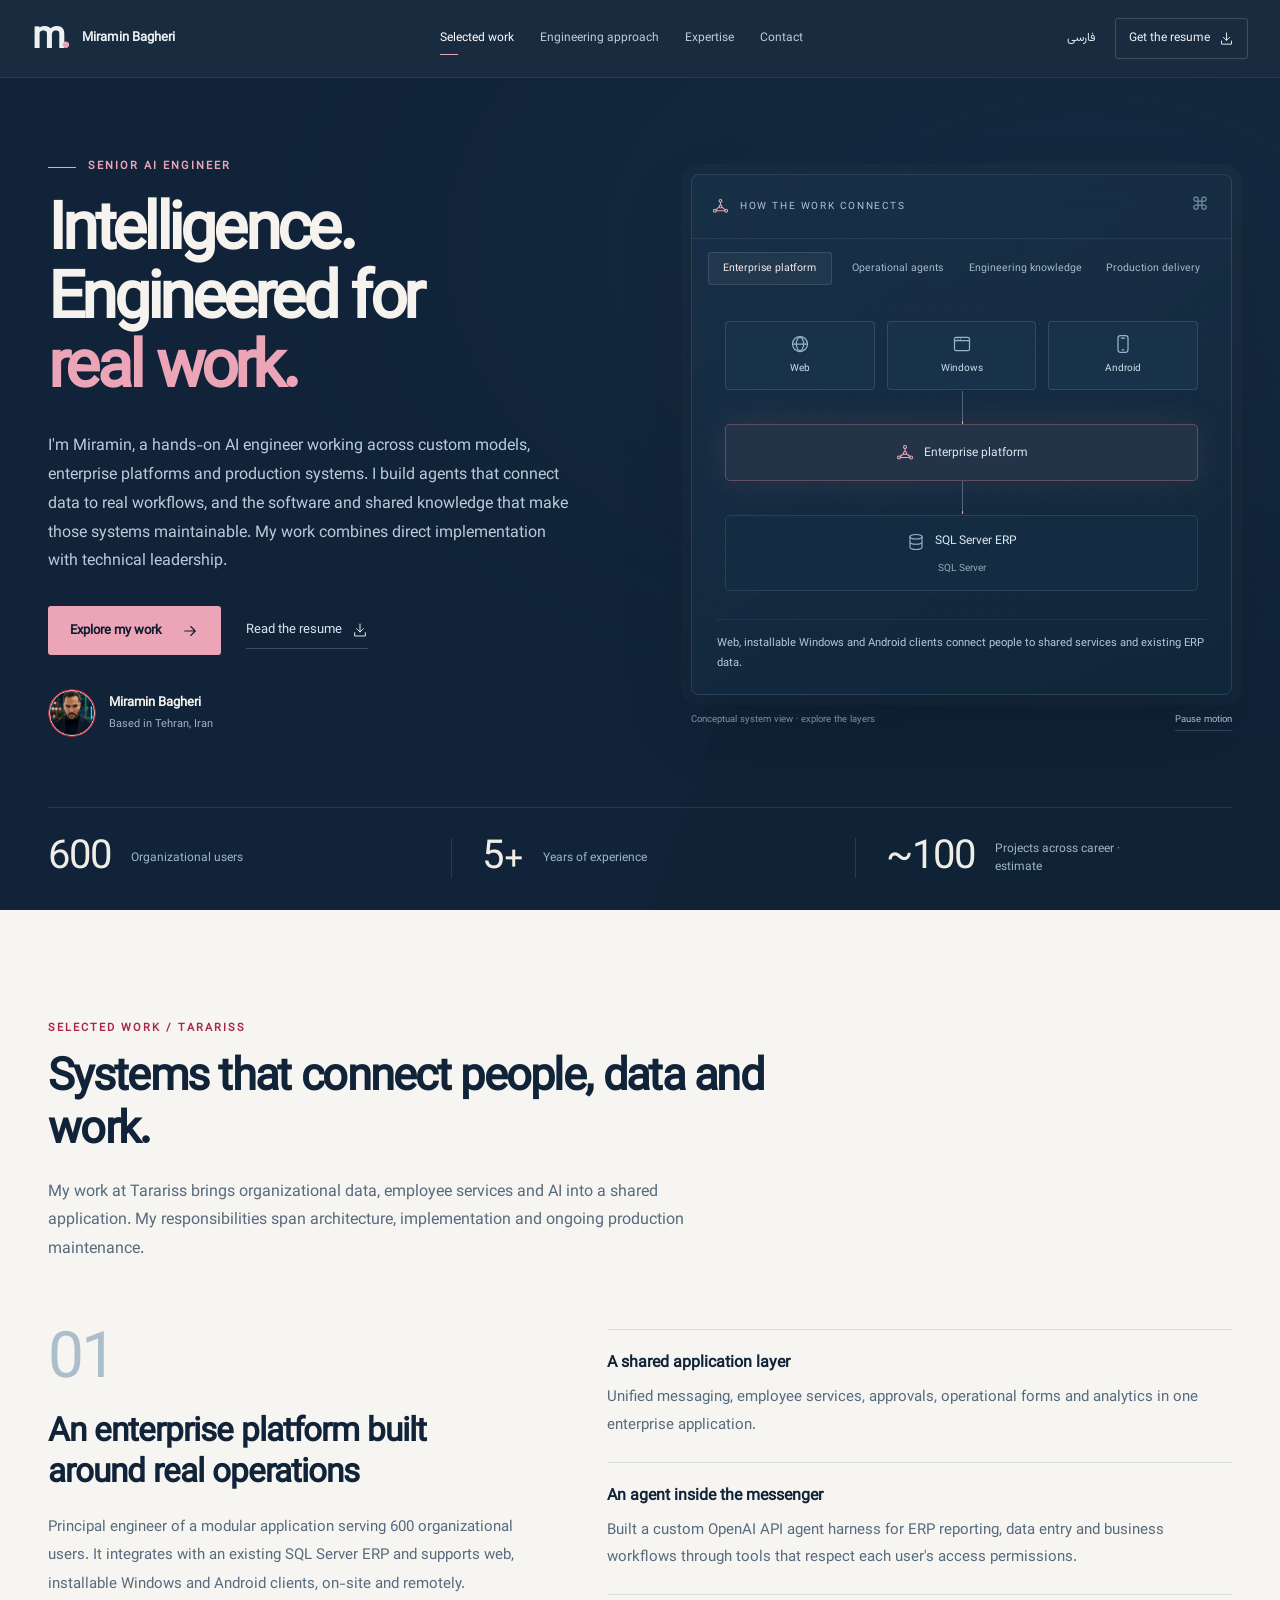
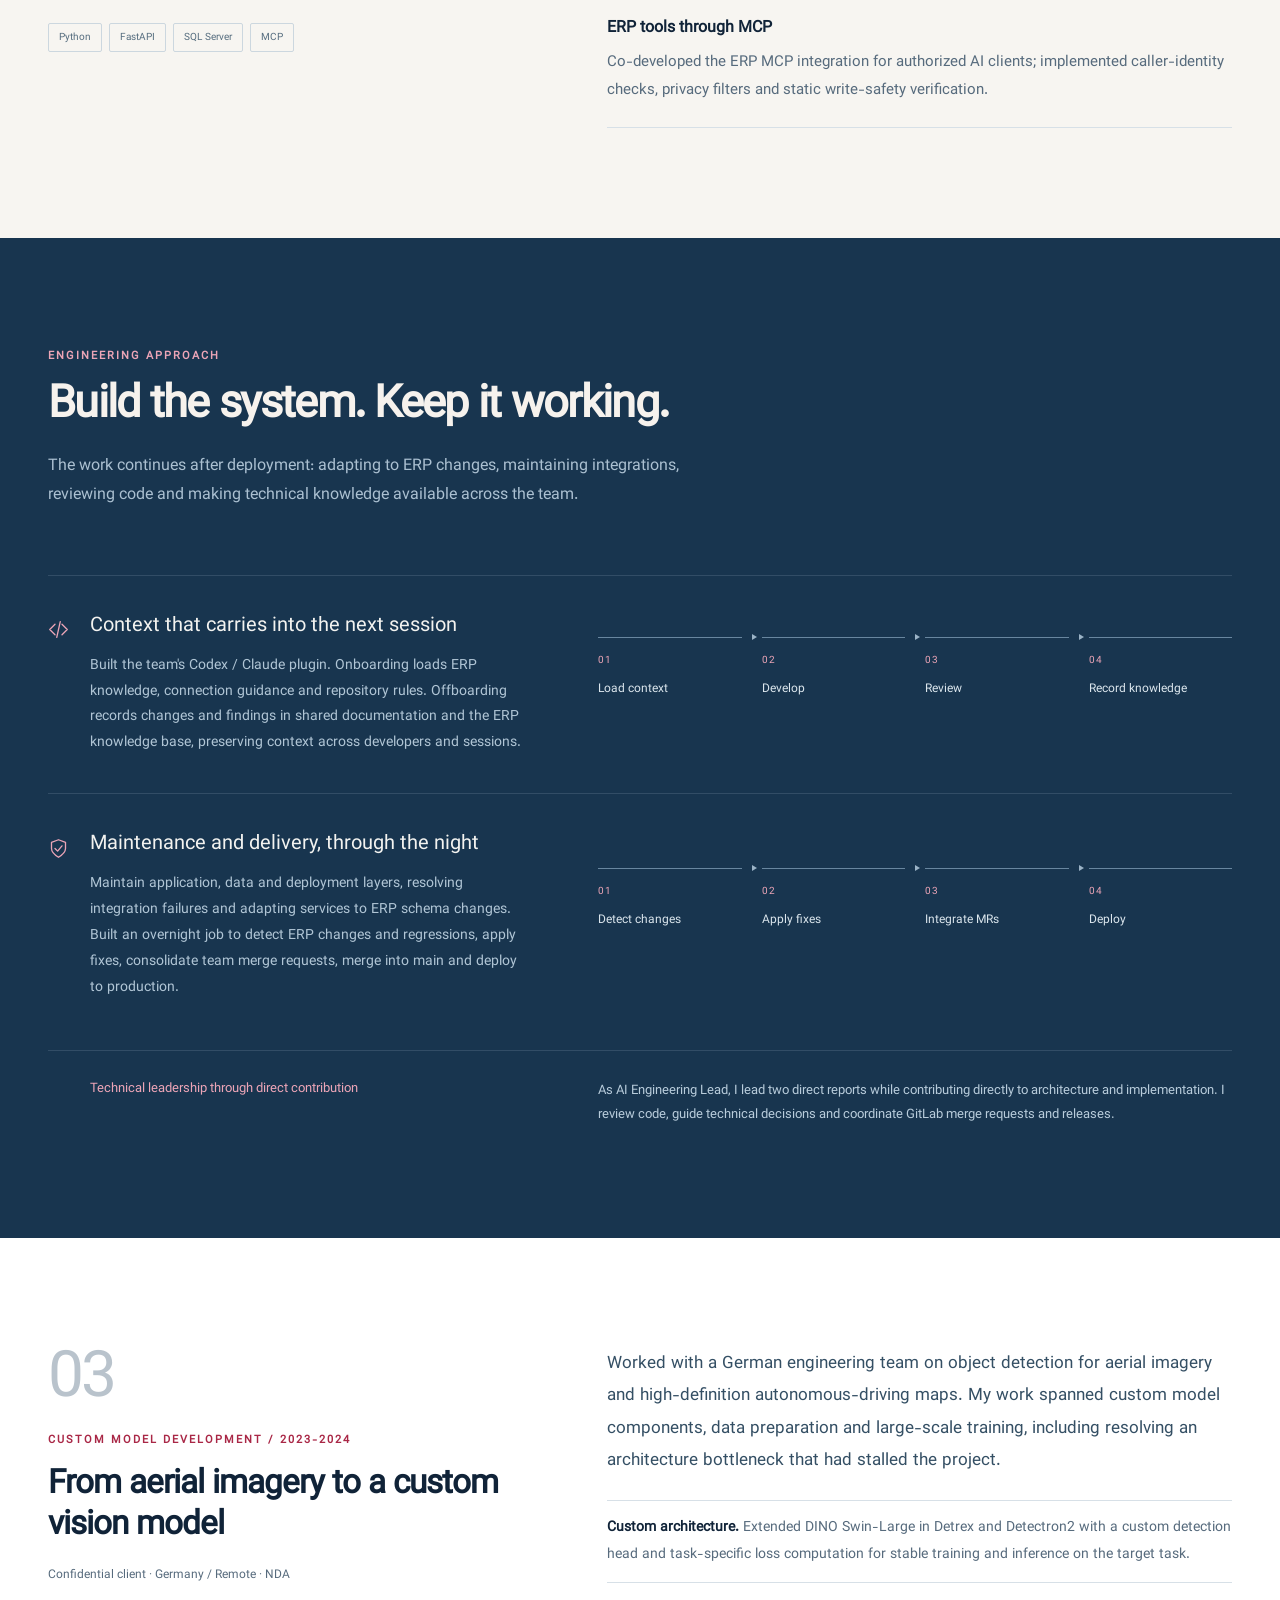
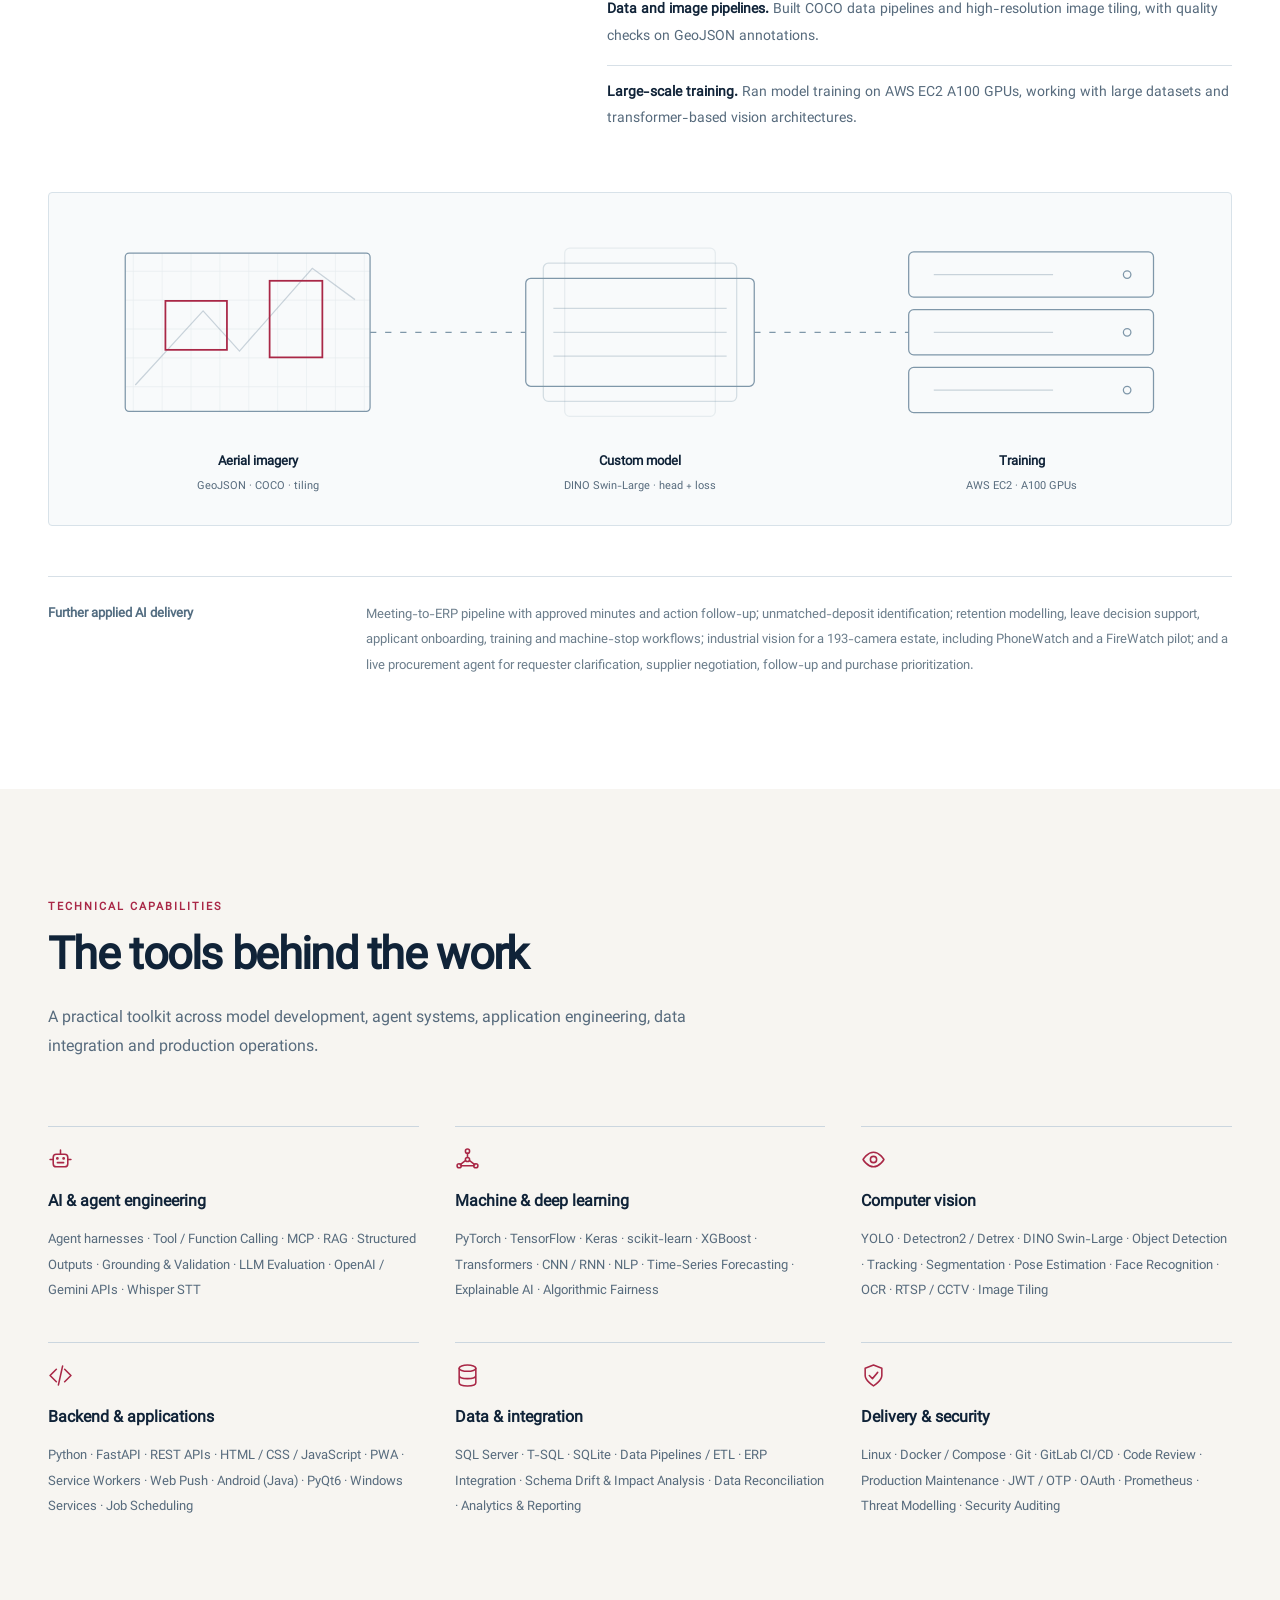
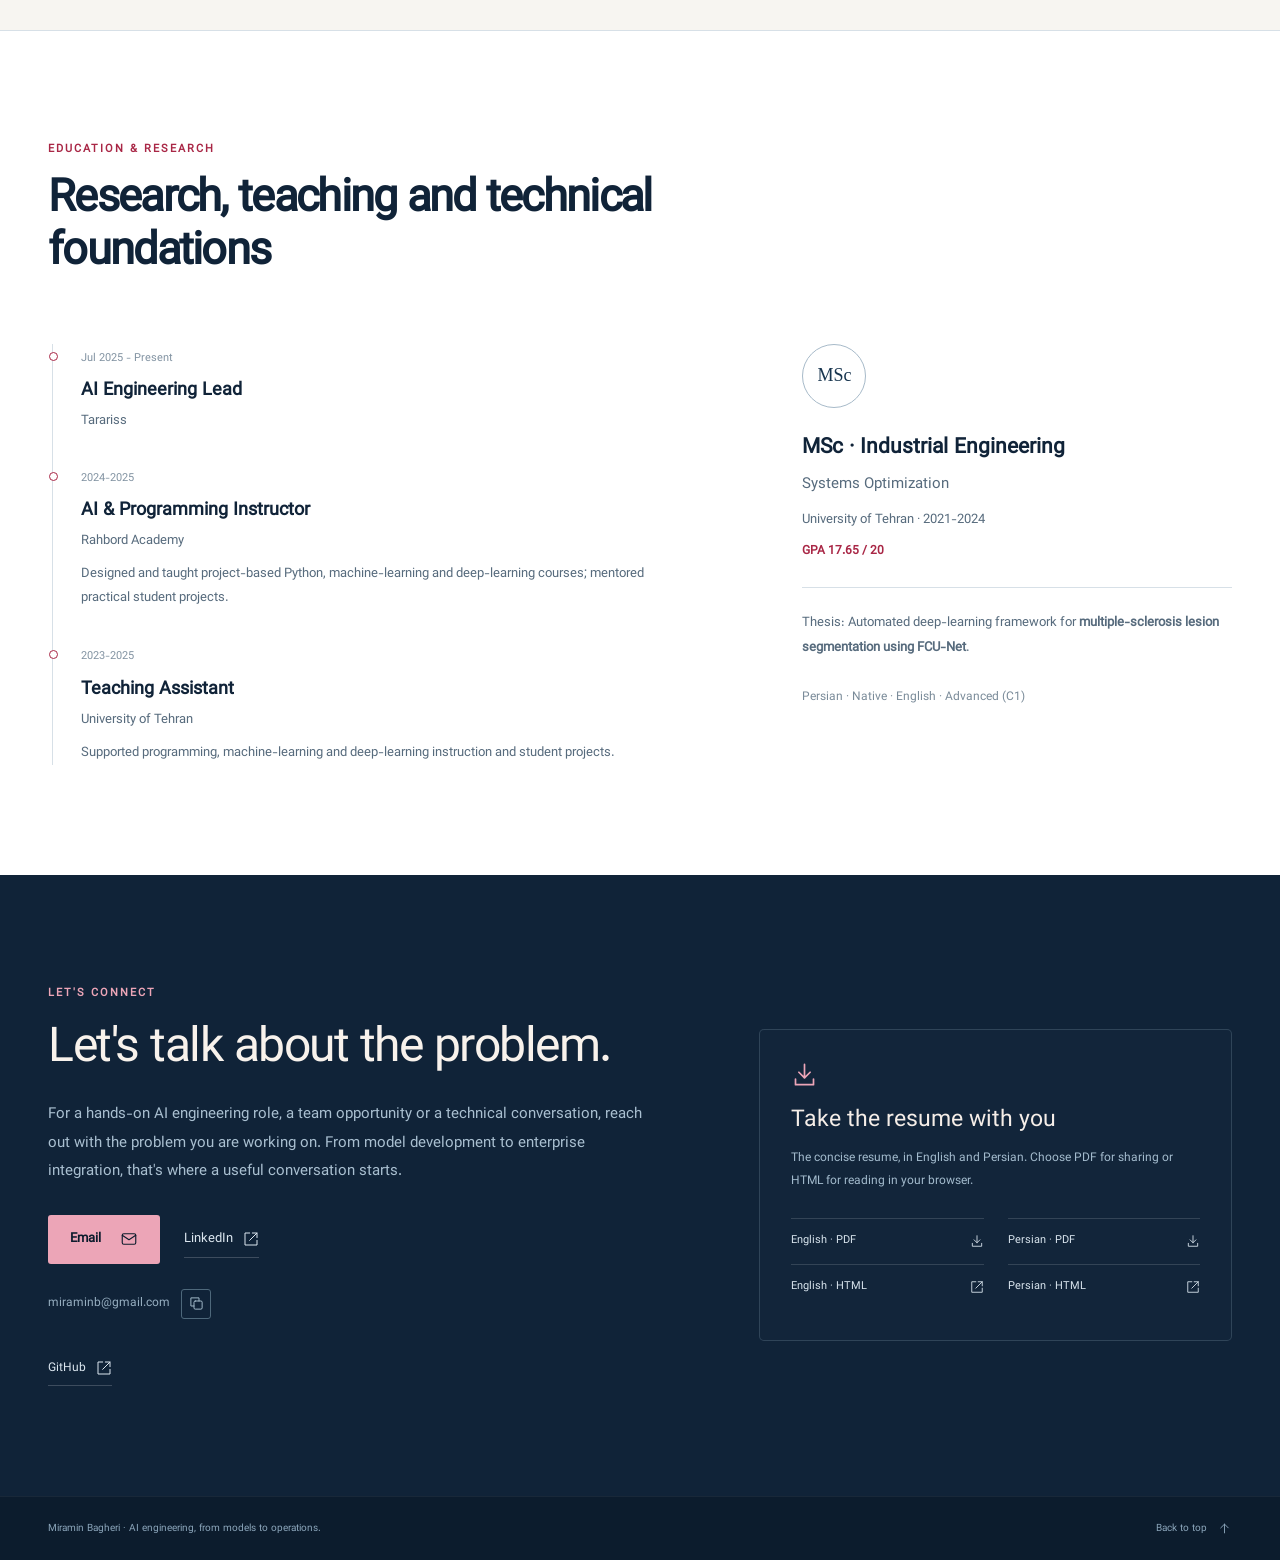
<file: index.html>
<!doctype html><html lang="en" dir="ltr"><head><meta charset="utf-8"><meta name="viewport" content="width=device-width,initial-scale=1"><title>Miramin Bagheri | Senior AI Engineer</title><meta name="description" content="I&#x27;m Miramin, a hands-on AI engineer working across custom models, enterprise platforms and production systems. I build agents that connect data to real workflows, and the software and shared knowledge that make those systems maintainable. My work combines direct implementation with technical leadership."><meta name="theme-color" content="#102338"><meta property="og:type" content="website"><meta property="og:title" content="Miramin Bagheri | Senior AI Engineer"><meta property="og:description" content="I&#x27;m Miramin, a hands-on AI engineer working across custom models, enterprise platforms and production systems. I build agents that connect data to real workflows, and the software and shared knowledge that make those systems maintainable. My work combines direct implementation with technical leadership."><link rel="canonical" href="https://miraminbagheri.github.io/"><meta property="og:url" content="https://miraminbagheri.github.io/"><meta property="og:image" content="https://miraminbagheri.github.io/assets/social-card.png"><meta name="twitter:card" content="summary_large_image"><meta property="og:image:width" content="1200"><meta property="og:image:height" content="630"><meta property="og:image:alt" content="Miramin Bagheri — Senior AI Engineer"><meta property="og:locale" content="en_US"><link rel="alternate" hreflang="en" href="https://miraminbagheri.github.io/"><link rel="alternate" hreflang="fa" href="https://miraminbagheri.github.io/fa.html"><link rel="icon" href="assets/favicon.svg" type="image/svg+xml"><link rel="stylesheet" href="assets/site.css"><script defer src="assets/site.js"></script><script type="application/ld+json">{"@context": "https://schema.org", "@type": "Person", "name": "Miramin Bagheri", "jobTitle": "Senior AI Engineer", "sameAs": ["https://linkedin.com/in/miraminbagheri", "https://github.com/MiraminBagheri"], "url": "https://miraminbagheri.github.io/"}</script></head><body><a class="skip-link" href="#main">Skip to content</a><div id="scroll-progress" aria-hidden="true"></div><header class="site-header"><div class="header-inner"><a class="brand" href="#top"><span class="brand-mark" aria-hidden="true">m<span>.</span></span><span class="brand-name">Miramin Bagheri</span></a><nav id="navigation" aria-label="Main navigation"><a href="#work">Selected work</a><a href="#approach">Engineering approach</a><a href="#expertise">Expertise</a><a href="#contact">Contact</a></nav><div class="header-actions"><a class="language-switch" href="fa.html" lang="fa">فارسی</a><a class="nav-download" href="resumes/Miramin_Bagheri_Resume_EN.pdf"><span>Get the resume</span><svg class="icon" aria-hidden="true" viewBox="0 0 24 24" fill="none" stroke="currentColor" stroke-width="1.5" stroke-linecap="round" stroke-linejoin="round"><path d="M12 3v12m-5-5 5 5 5-5M4 16v5h16v-5"/></svg></a><button class="menu-toggle" type="button" aria-controls="navigation" aria-expanded="false" aria-label="Menu"><span></span><span></span></button></div></div></header><main id="main"><section class="hero" id="top"><div class="hero-grid container"><div class="hero-copy"><p class="eyebrow">Senior AI Engineer</p><h1><span>Intelligence.</span><span>Engineered for</span><span class="accent">real work.</span></h1><p class="hero-intro">I&#x27;m Miramin, a hands-on AI engineer working across custom models, enterprise platforms and production systems. I build agents that connect data to real workflows, and the software and shared knowledge that make those systems maintainable. My work combines direct implementation with technical leadership.</p><div class="hero-actions"><a class="button primary" href="#work"><span>Explore my work</span><svg class="icon" aria-hidden="true" viewBox="0 0 24 24" fill="none" stroke="currentColor" stroke-width="1.5" stroke-linecap="round" stroke-linejoin="round"><path d="M5 12h14M13 6l6 6-6 6"/></svg></a><a class="text-link" href="resumes/Miramin_Bagheri_Resume_EN.pdf"><span>Read the resume</span><svg class="icon" aria-hidden="true" viewBox="0 0 24 24" fill="none" stroke="currentColor" stroke-width="1.5" stroke-linecap="round" stroke-linejoin="round"><path d="M12 3v12m-5-5 5 5 5-5M4 16v5h16v-5"/></svg></a></div><div class="person"><img src="assets/portrait.png" alt="Miramin Bagheri" width="600" height="600"><div><strong>Miramin Bagheri</strong><span>Based in Tehran, Iran</span></div></div></div><div class="hero-system"><div class="system-map" data-active="platform"><div class="map-heading"><span class="map-symbol" aria-hidden="true"><svg class="icon" aria-hidden="true" viewBox="0 0 24 24" fill="none" stroke="currentColor" stroke-width="1.5" stroke-linecap="round" stroke-linejoin="round"><circle cx="12" cy="4" r="2"/><circle cx="4" cy="18" r="2"/><circle cx="20" cy="18" r="2"/><circle cx="12" cy="12" r="2"/><path d="M12 6v4m-2 3-5 4m9-4 5 4M6 18h12"/></svg></span><span>How the work connects</span><span class="map-corners" aria-hidden="true">⌘</span></div><div class="system-tabs" role="tablist" aria-label="How the work connects"><button type="button" role="tab" id="tab-platform" data-layer="platform" aria-controls="panel-platform" aria-selected="true" tabindex="0">Enterprise platform</button><button type="button" role="tab" id="tab-agents" data-layer="agents" aria-controls="panel-agents" aria-selected="false" tabindex="-1">Operational agents</button><button type="button" role="tab" id="tab-knowledge" data-layer="knowledge" aria-controls="panel-knowledge" aria-selected="false" tabindex="-1">Engineering knowledge</button><button type="button" role="tab" id="tab-delivery" data-layer="delivery" aria-controls="panel-delivery" aria-selected="false" tabindex="-1">Production delivery</button></div><div class="system-panel" id="panel-platform" data-system-panel="platform" role="tabpanel" aria-labelledby="tab-platform"><div class="diagram diagram-platform"><div class="channel-row"><div><svg class="icon" aria-hidden="true" viewBox="0 0 24 24" fill="none" stroke="currentColor" stroke-width="1.5" stroke-linecap="round" stroke-linejoin="round"><circle cx="12" cy="12" r="9"/><path d="M3 12h18M12 3c6 5 6 13 0 18-6-5-6-13 0-18Z"/></svg><span>Web</span></div><div><svg class="icon" aria-hidden="true" viewBox="0 0 24 24" fill="none" stroke="currentColor" stroke-width="1.5" stroke-linecap="round" stroke-linejoin="round"><rect x="3" y="4" width="18" height="16" rx="2"/><path d="M3 8h18M7 6h.1M10 6h.1"/></svg><span>Windows</span></div><div><svg class="icon" aria-hidden="true" viewBox="0 0 24 24" fill="none" stroke="currentColor" stroke-width="1.5" stroke-linecap="round" stroke-linejoin="round"><rect x="6" y="2" width="12" height="20" rx="3"/><path d="M10 5h4M11 19h2"/></svg><span>Android</span></div></div><div class="diagram-node focal"><svg class="icon" aria-hidden="true" viewBox="0 0 24 24" fill="none" stroke="currentColor" stroke-width="1.5" stroke-linecap="round" stroke-linejoin="round"><circle cx="12" cy="4" r="2"/><circle cx="4" cy="18" r="2"/><circle cx="20" cy="18" r="2"/><circle cx="12" cy="12" r="2"/><path d="M12 6v4m-2 3-5 4m9-4 5 4M6 18h12"/></svg><strong>Enterprise platform</strong></div><div class="diagram-node"><svg class="icon" aria-hidden="true" viewBox="0 0 24 24" fill="none" stroke="currentColor" stroke-width="1.5" stroke-linecap="round" stroke-linejoin="round"><ellipse cx="12" cy="5" rx="8" ry="3"/><path d="M4 5v14c0 4 16 4 16 0V5M4 12c0 4 16 4 16 0"/></svg><strong>SQL Server ERP</strong><small>SQL Server</small></div></div><p class="panel-description">Web, installable Windows and Android clients connect people to shared services and existing ERP data.</p></div><div class="system-panel" id="panel-agents" data-system-panel="agents" role="tabpanel" aria-labelledby="tab-agents" hidden><div class="diagram diagram-agents"><p class="diagram-label">TWO AI ENTRY POINTS</p><div class="channel-row agent-entrypoints"><div><svg class="icon" aria-hidden="true" viewBox="0 0 24 24" fill="none" stroke="currentColor" stroke-width="1.5" stroke-linecap="round" stroke-linejoin="round"><rect x="3" y="5" width="18" height="14" rx="2"/><path d="m3 7 9 6 9-6"/></svg><strong>Messenger agent</strong><span>Custom harness · OpenAI API</span></div><div><svg class="icon" aria-hidden="true" viewBox="0 0 24 24" fill="none" stroke="currentColor" stroke-width="1.5" stroke-linecap="round" stroke-linejoin="round"><circle cx="12" cy="4" r="2"/><circle cx="4" cy="18" r="2"/><circle cx="20" cy="18" r="2"/><circle cx="12" cy="12" r="2"/><path d="M12 6v4m-2 3-5 4m9-4 5 4M6 18h12"/></svg><strong>MCP-connected client</strong><span>ERP tools</span></div></div><div class="diagram-node focal"><svg class="icon" aria-hidden="true" viewBox="0 0 24 24" fill="none" stroke="currentColor" stroke-width="1.5" stroke-linecap="round" stroke-linejoin="round"><path d="m12 2 8 3v7c0 5-8 10-8 10S4 17 4 12V5Z"/><path d="m8 12 3 3 5-6"/></svg><strong>ERP reporting &amp; data entry</strong><small>Within the user’s access permissions</small></div></div><p class="panel-description">An embedded agent harness and MCP tools connect natural-language requests to reporting and data entry within user permissions.</p></div><div class="system-panel" id="panel-knowledge" data-system-panel="knowledge" role="tabpanel" aria-labelledby="tab-knowledge" hidden><div class="diagram diagram-knowledge"><div class="diagram-label">Codex / Claude</div><div class="loop-grid"><div class="loop-step"><span>01</span><strong>Load context</strong></div><div class="loop-step"><span>02</span><strong>Develop</strong></div><div class="loop-step"><span>03</span><strong>Review</strong></div><div class="loop-step"><span>04</span><strong>Record knowledge</strong></div></div><div class="diagram-caption">Shared knowledge</div></div><p class="panel-description">A shared coding-agent plugin brings ERP knowledge into development and records new findings for the next developer and session.</p></div><div class="system-panel" id="panel-delivery" data-system-panel="delivery" role="tabpanel" aria-labelledby="tab-delivery" hidden><div class="diagram diagram-delivery"><div class="diagram-label">GitLab / Production</div><div class="loop-grid"><div class="loop-step"><span>01</span><strong>Detect changes</strong></div><div class="loop-step"><span>02</span><strong>Apply fixes</strong></div><div class="loop-step"><span>03</span><strong>Integrate MRs</strong></div><div class="loop-step"><span>04</span><strong>Deploy</strong></div></div><div class="diagram-caption">Maintenance &amp; delivery</div></div><p class="panel-description">Maintenance spans ERP changes, application fixes, team merge requests and automated overnight deployment.</p></div></div><div class="map-foot"><span>Conceptual system view · explore the layers</span><button type="button" id="motion-toggle" aria-pressed="false" data-pause-label="Pause motion" data-play-label="Enable motion" data-reduced-label="Reduced motion"><span data-motion-label>Pause motion</span></button></div></div></div><div class="hero-bottom container"><span class="fine-line"></span><div class="metrics"><div><strong dir="ltr">600</strong><span>Organizational users</span></div><div><strong dir="ltr">5+</strong><span>Years of experience</span></div><div><strong dir="ltr">~100</strong><span>Projects across career · estimate</span></div></div></div></section><section class="work-section section-space" id="work"><div class="container"><header class="section-heading reveal"><p class="eyebrow">SELECTED WORK / TARARISS</p><h2>Systems that connect people, data and work.</h2><p>My work at Tarariss brings organizational data, employee services and AI into a shared application. My responsibilities span architecture, implementation and ongoing production maintenance.</p></header><article class="case platform-case reveal"><div class="case-heading"><span class="case-number" aria-hidden="true">01</span><h3>An enterprise platform built around real operations</h3><p>Principal engineer of a modular application serving 600 organizational users. It integrates with an existing SQL Server ERP and supports web, installable Windows and Android clients, on-site and remotely.</p><div class="stack-tags"><span>Python</span><span>FastAPI</span><span>SQL Server</span><span>MCP</span></div></div><div class="case-content"><div class="point-list"><div class="point"><h3>A shared application layer</h3><p>Unified messaging, employee services, approvals, operational forms and analytics in one enterprise application.</p></div><div class="point"><h3>An agent inside the messenger</h3><p>Built a custom OpenAI API agent harness for ERP reporting, data entry and business workflows through tools that respect each user&#x27;s access permissions.</p></div><div class="point"><h3>ERP tools through MCP</h3><p>Co-developed the ERP MCP integration for authorized AI clients; implemented caller-identity checks, privacy filters and static write-safety verification.</p></div></div></div></article></div></section><section class="approach-section section-space" id="approach"><div class="container"><header class="section-heading reveal"><p class="eyebrow">ENGINEERING APPROACH</p><h2>Build the system. Keep it working.</h2><p>The work continues after deployment: adapting to ERP changes, maintaining integrations, reviewing code and making technical knowledge available across the team.</p></header><div class="engineering-lane reveal"><div><span class="lane-mark" aria-hidden="true"><svg class="icon" aria-hidden="true" viewBox="0 0 24 24" fill="none" stroke="currentColor" stroke-width="1.5" stroke-linecap="round" stroke-linejoin="round"><path d="m8 6-6 6 6 6m8-12 6 6-6 6M14 3l-4 18"/></svg></span><h3>Context that carries into the next session</h3><p>Built the team&#x27;s Codex / Claude plugin. Onboarding loads ERP knowledge, connection guidance and repository rules. Offboarding records changes and findings in shared documentation and the ERP knowledge base, preserving context across developers and sessions.</p></div><ol class="process-flow"><li><span class="step-no">01</span><span>Load context</span></li><li><span class="step-no">02</span><span>Develop</span></li><li><span class="step-no">03</span><span>Review</span></li><li><span class="step-no">04</span><span>Record knowledge</span></li></ol></div><div class="engineering-lane reveal"><div><span class="lane-mark" aria-hidden="true"><svg class="icon" aria-hidden="true" viewBox="0 0 24 24" fill="none" stroke="currentColor" stroke-width="1.5" stroke-linecap="round" stroke-linejoin="round"><path d="m12 2 8 3v7c0 5-8 10-8 10S4 17 4 12V5Z"/><path d="m8 12 3 3 5-6"/></svg></span><h3>Maintenance and delivery, through the night</h3><p>Maintain application, data and deployment layers, resolving integration failures and adapting services to ERP schema changes. Built an overnight job to detect ERP changes and regressions, apply fixes, consolidate team merge requests, merge into main and deploy to production.</p></div><ol class="process-flow"><li><span class="step-no">01</span><span>Detect changes</span></li><li><span class="step-no">02</span><span>Apply fixes</span></li><li><span class="step-no">03</span><span>Integrate MRs</span></li><li><span class="step-no">04</span><span>Deploy</span></li></ol></div><div class="leadership-note reveal"><h3>Technical leadership through direct contribution</h3><p>As AI Engineering Lead, I lead two direct reports while contributing directly to architecture and implementation. I review code, guide technical decisions and coordinate GitLab merge requests and releases.</p></div></div></section><section class="germany-section section-space" id="germany"><div class="container"><article class="case vision-case reveal"><div class="case-heading"><span class="case-number" aria-hidden="true">03</span><p class="eyebrow">CUSTOM MODEL DEVELOPMENT / 2023-2024</p><h2>From aerial imagery to a custom vision model</h2><p class="case-context">Confidential client · Germany / Remote · NDA</p></div><div class="case-content"><p class="case-intro">Worked with a German engineering team on object detection for aerial imagery and high-definition autonomous-driving maps. My work spanned custom model components, data preparation and large-scale training, including resolving an architecture bottleneck that had stalled the project.</p><ul class="case-bullets"><li><strong>Custom architecture.</strong> Extended DINO Swin-Large in Detrex and Detectron2 with a custom detection head and task-specific loss computation for stable training and inference on the target task.</li><li><strong>Data and image pipelines.</strong> Built COCO data pipelines and high-resolution image tiling, with quality checks on GeoJSON annotations.</li><li><strong>Large-scale training.</strong> Ran model training on AWS EC2 A100 GPUs, working with large datasets and transformer-based vision architectures.</li></ul></div></article><div class="model-architecture reveal"><svg viewBox="0 0 900 190" class="model-sketch" aria-hidden="true" fill="none"><defs><pattern id="tile-grid" width="23" height="23" patternUnits="userSpaceOnUse"><path d="M23 0H0V23" stroke="currentColor" stroke-opacity=".15"/></pattern></defs><path class="signal-path" d="M235 95H359M541 95H664" stroke="currentColor" stroke-dasharray="5 7"/><g stroke="currentColor"><rect x="40" y="32" width="195" height="126" rx="3" fill="url(#tile-grid)"/><path d="M48 137 102 78 131 110 189 44 223 69" opacity=".4"/><rect x="72" y="70" width="49" height="39" class="target-box"/><rect x="155" y="54" width="42" height="61" class="target-box"/><rect x="359" y="52" width="182" height="86" rx="4"/><rect x="373" y="40" width="154" height="110" rx="4" opacity=".3"/><rect x="390" y="28" width="120" height="134" rx="4" opacity=".15"/><path d="M381 76h138m-138 19h138m-138 19h138" opacity=".35"/><rect x="664" y="31" width="195" height="36" rx="4"/><rect x="664" y="77" width="195" height="36" rx="4"/><rect x="664" y="123" width="195" height="36" rx="4"/><path d="M684 49h95m-95 46h95m-95 46h95" opacity=".4"/><circle cx="838" cy="49" r="3"/><circle cx="838" cy="95" r="3"/><circle cx="838" cy="141" r="3"/></g></svg><div class="model-labels"><div><strong>Aerial imagery</strong><span>GeoJSON · COCO · tiling</span></div><div><strong>Custom model</strong><span>DINO Swin-Large · head + loss</span></div><div><strong>Training</strong><span>AWS EC2 · A100 GPUs</span></div></div></div><aside class="portfolio-note reveal"><h3>Further applied AI delivery</h3><p>Meeting-to-ERP pipeline with approved minutes and action follow-up; unmatched-deposit identification; retention modelling, leave decision support, applicant onboarding, training and machine-stop workflows; industrial vision for a 193-camera estate, including PhoneWatch and a FireWatch pilot; and a live procurement agent for requester clarification, supplier negotiation, follow-up and purchase prioritization.</p></aside></div></section><section class="expertise-section section-space" id="expertise"><div class="container"><header class="section-heading reveal"><p class="eyebrow">Technical capabilities</p><h2>The tools behind the work</h2><p>A practical toolkit across model development, agent systems, application engineering, data integration and production operations.</p></header><div class="skills-grid"><article class="skill reveal"><svg class="icon" aria-hidden="true" viewBox="0 0 24 24" fill="none" stroke="currentColor" stroke-width="1.5" stroke-linecap="round" stroke-linejoin="round"><rect x="5" y="7" width="14" height="12" rx="3"/><path d="M12 3v4M2 12h3m14 0h3M9 15h6"/><circle cx="9" cy="11" r=".6"/><circle cx="15" cy="11" r=".6"/></svg><h3>AI &amp; agent engineering</h3><p>Agent harnesses · Tool / Function Calling · MCP · RAG · Structured Outputs · Grounding &amp; Validation · LLM Evaluation · OpenAI / Gemini APIs · Whisper STT</p></article><article class="skill reveal"><svg class="icon" aria-hidden="true" viewBox="0 0 24 24" fill="none" stroke="currentColor" stroke-width="1.5" stroke-linecap="round" stroke-linejoin="round"><circle cx="12" cy="4" r="2"/><circle cx="4" cy="18" r="2"/><circle cx="20" cy="18" r="2"/><circle cx="12" cy="12" r="2"/><path d="M12 6v4m-2 3-5 4m9-4 5 4M6 18h12"/></svg><h3>Machine &amp; deep learning</h3><p>PyTorch · TensorFlow · Keras · scikit-learn · XGBoost · Transformers · CNN / RNN · NLP · Time-Series Forecasting · Explainable AI · Algorithmic Fairness</p></article><article class="skill reveal"><svg class="icon" aria-hidden="true" viewBox="0 0 24 24" fill="none" stroke="currentColor" stroke-width="1.5" stroke-linecap="round" stroke-linejoin="round"><path d="M2 12s4-7 10-7 10 7 10 7-4 7-10 7S2 12 2 12Z"/><circle cx="12" cy="12" r="3"/></svg><h3>Computer vision</h3><p>YOLO · Detectron2 / Detrex · DINO Swin-Large · Object Detection · Tracking · Segmentation · Pose Estimation · Face Recognition · OCR · RTSP / CCTV · Image Tiling</p></article><article class="skill reveal"><svg class="icon" aria-hidden="true" viewBox="0 0 24 24" fill="none" stroke="currentColor" stroke-width="1.5" stroke-linecap="round" stroke-linejoin="round"><path d="m8 6-6 6 6 6m8-12 6 6-6 6M14 3l-4 18"/></svg><h3>Backend &amp; applications</h3><p>Python · FastAPI · REST APIs · HTML / CSS / JavaScript · PWA · Service Workers · Web Push · Android (Java) · PyQt6 · Windows Services · Job Scheduling</p></article><article class="skill reveal"><svg class="icon" aria-hidden="true" viewBox="0 0 24 24" fill="none" stroke="currentColor" stroke-width="1.5" stroke-linecap="round" stroke-linejoin="round"><ellipse cx="12" cy="5" rx="8" ry="3"/><path d="M4 5v14c0 4 16 4 16 0V5M4 12c0 4 16 4 16 0"/></svg><h3>Data &amp; integration</h3><p>SQL Server · T-SQL · SQLite · Data Pipelines / ETL · ERP Integration · Schema Drift &amp; Impact Analysis · Data Reconciliation · Analytics &amp; Reporting</p></article><article class="skill reveal"><svg class="icon" aria-hidden="true" viewBox="0 0 24 24" fill="none" stroke="currentColor" stroke-width="1.5" stroke-linecap="round" stroke-linejoin="round"><path d="m12 2 8 3v7c0 5-8 10-8 10S4 17 4 12V5Z"/><path d="m8 12 3 3 5-6"/></svg><h3>Delivery &amp; security</h3><p>Linux · Docker / Compose · Git · GitLab CI/CD · Code Review · Production Maintenance · JWT / OTP · OAuth · Prometheus · Threat Modelling · Security Auditing</p></article></div></div></section><section class="background-section section-space" id="background"><div class="container"><header class="section-heading reveal"><p class="eyebrow">Education &amp; research</p><h2>Research, teaching and technical foundations</h2></header><div class="background-grid"><div class="experience-timeline reveal"><article><span class="date">Jul 2025 - Present</span><h3>AI Engineering Lead</h3><p>Tarariss</p></article><article><span class="date">2024-2025</span><h3>AI &amp; Programming Instructor</h3><p>Rahbord Academy</p><p class="timeline-body">Designed and taught project-based Python, machine-learning and deep-learning courses; mentored practical student projects.</p></article><article><span class="date">2023-2025</span><h3>Teaching Assistant</h3><p>University of Tehran</p><p class="timeline-body">Supported programming, machine-learning and deep-learning instruction and student projects.</p></article></div><div class="education-block reveal"><span class="degree-mark" aria-hidden="true">MSc</span><h3>MSc · Industrial Engineering</h3><p class="specialty">Systems Optimization</p><p>University of Tehran · 2021-2024</p><p class="gpa">GPA 17.65 / 20</p><div class="thesis"><p>Thesis: Automated deep-learning framework for <strong>multiple-sclerosis lesion segmentation using FCU-Net</strong>.</p></div><p class="languages">Persian · Native · English · Advanced (C1)</p></div></div></div></section><section class="contact-section section-space" id="contact"><div class="container contact-grid"><div class="contact-copy reveal"><p class="eyebrow">LET&#x27;S CONNECT</p><h2>Let&#x27;s talk about the problem.</h2><p>For a hands-on AI engineering role, a team opportunity or a technical conversation, reach out with the problem you are working on. From model development to enterprise integration, that&#x27;s where a useful conversation starts.</p><div class="contact-actions"><a class="button primary" href="mailto:miraminb@gmail.com"><span>Email</span><svg class="icon" aria-hidden="true" viewBox="0 0 24 24" fill="none" stroke="currentColor" stroke-width="1.5" stroke-linecap="round" stroke-linejoin="round"><rect x="3" y="5" width="18" height="14" rx="2"/><path d="m3 7 9 6 9-6"/></svg></a><a class="text-link" href="https://linkedin.com/in/miraminbagheri"><span>LinkedIn</span><svg class="icon" aria-hidden="true" viewBox="0 0 24 24" fill="none" stroke="currentColor" stroke-width="1.5" stroke-linecap="round" stroke-linejoin="round"><path d="M14 3h7v7m0-7L10 14M10 3H3v18h18v-7"/></svg></a></div><div class="email-copy"><span dir="ltr">miraminb@gmail.com</span><button type="button" data-copy-email data-email="miraminb@gmail.com" data-copied="Email copied" data-failed="Copy unavailable. Select the email address to copy it." aria-label="Copy email address"><svg class="icon" aria-hidden="true" viewBox="0 0 24 24" fill="none" stroke="currentColor" stroke-width="1.5" stroke-linecap="round" stroke-linejoin="round"><rect x="8" y="8" width="13" height="13" rx="2"/><path d="M16 8V3H3v13h5"/></svg></button><span id="copy-status" role="status" aria-live="polite"></span></div><a class="text-link github-link" href="https://github.com/MiraminBagheri"><span>GitHub</span><svg class="icon" aria-hidden="true" viewBox="0 0 24 24" fill="none" stroke="currentColor" stroke-width="1.5" stroke-linecap="round" stroke-linejoin="round"><path d="M14 3h7v7m0-7L10 14M10 3H3v18h18v-7"/></svg></a></div><aside class="download-panel reveal"><span class="download-mark" aria-hidden="true"><svg class="icon" aria-hidden="true" viewBox="0 0 24 24" fill="none" stroke="currentColor" stroke-width="1.5" stroke-linecap="round" stroke-linejoin="round"><path d="M12 3v12m-5-5 5 5 5-5M4 16v5h16v-5"/></svg></span><h3>Take the resume with you</h3><p>The concise resume, in English and Persian. Choose PDF for sharing or HTML for reading in your browser.</p><div class="download-links"><a class="download-item" href="resumes/Miramin_Bagheri_Resume_EN.pdf"><span>English · PDF</span><svg class="icon" aria-hidden="true" viewBox="0 0 24 24" fill="none" stroke="currentColor" stroke-width="1.5" stroke-linecap="round" stroke-linejoin="round"><path d="M12 3v12m-5-5 5 5 5-5M4 16v5h16v-5"/></svg></a><a class="download-item" href="resumes/Miramin_Bagheri_Resume_FA.pdf"><span>Persian · PDF</span><svg class="icon" aria-hidden="true" viewBox="0 0 24 24" fill="none" stroke="currentColor" stroke-width="1.5" stroke-linecap="round" stroke-linejoin="round"><path d="M12 3v12m-5-5 5 5 5-5M4 16v5h16v-5"/></svg></a><a class="download-item" href="resumes/Miramin_Bagheri_Resume_EN.html"><span>English · HTML</span><svg class="icon" aria-hidden="true" viewBox="0 0 24 24" fill="none" stroke="currentColor" stroke-width="1.5" stroke-linecap="round" stroke-linejoin="round"><path d="M14 3h7v7m0-7L10 14M10 3H3v18h18v-7"/></svg></a><a class="download-item" href="resumes/Miramin_Bagheri_Resume_FA.html"><span>Persian · HTML</span><svg class="icon" aria-hidden="true" viewBox="0 0 24 24" fill="none" stroke="currentColor" stroke-width="1.5" stroke-linecap="round" stroke-linejoin="round"><path d="M14 3h7v7m0-7L10 14M10 3H3v18h18v-7"/></svg></a></div></aside></div></section></main><footer class="site-footer"><div class="container"><span>Miramin Bagheri · AI engineering, from models to operations.</span><a class="back-top" href="#top"><span>Back to top</span><svg class="icon" aria-hidden="true" viewBox="0 0 24 24" fill="none" stroke="currentColor" stroke-width="1.5" stroke-linecap="round" stroke-linejoin="round"><path d="M5 12h14M13 6l6 6-6 6"/></svg></a></div></footer></body></html>
</file>
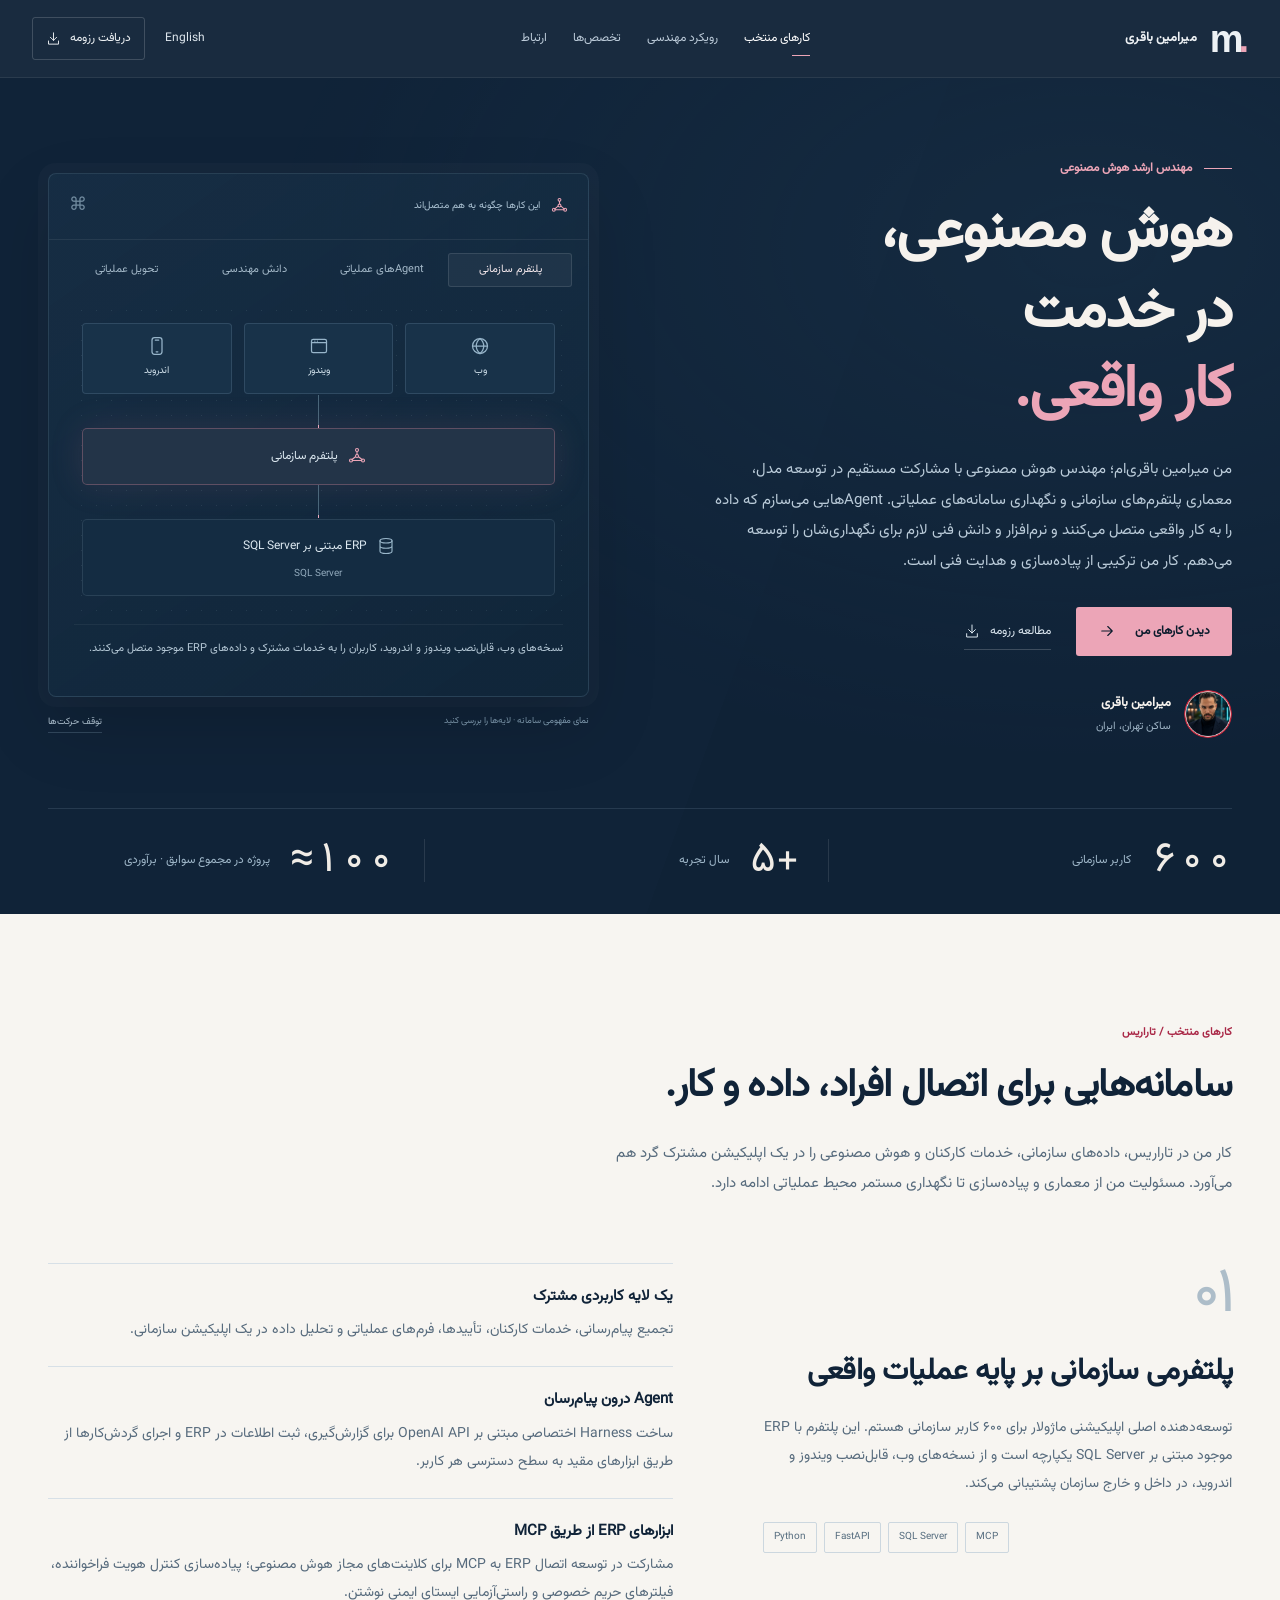
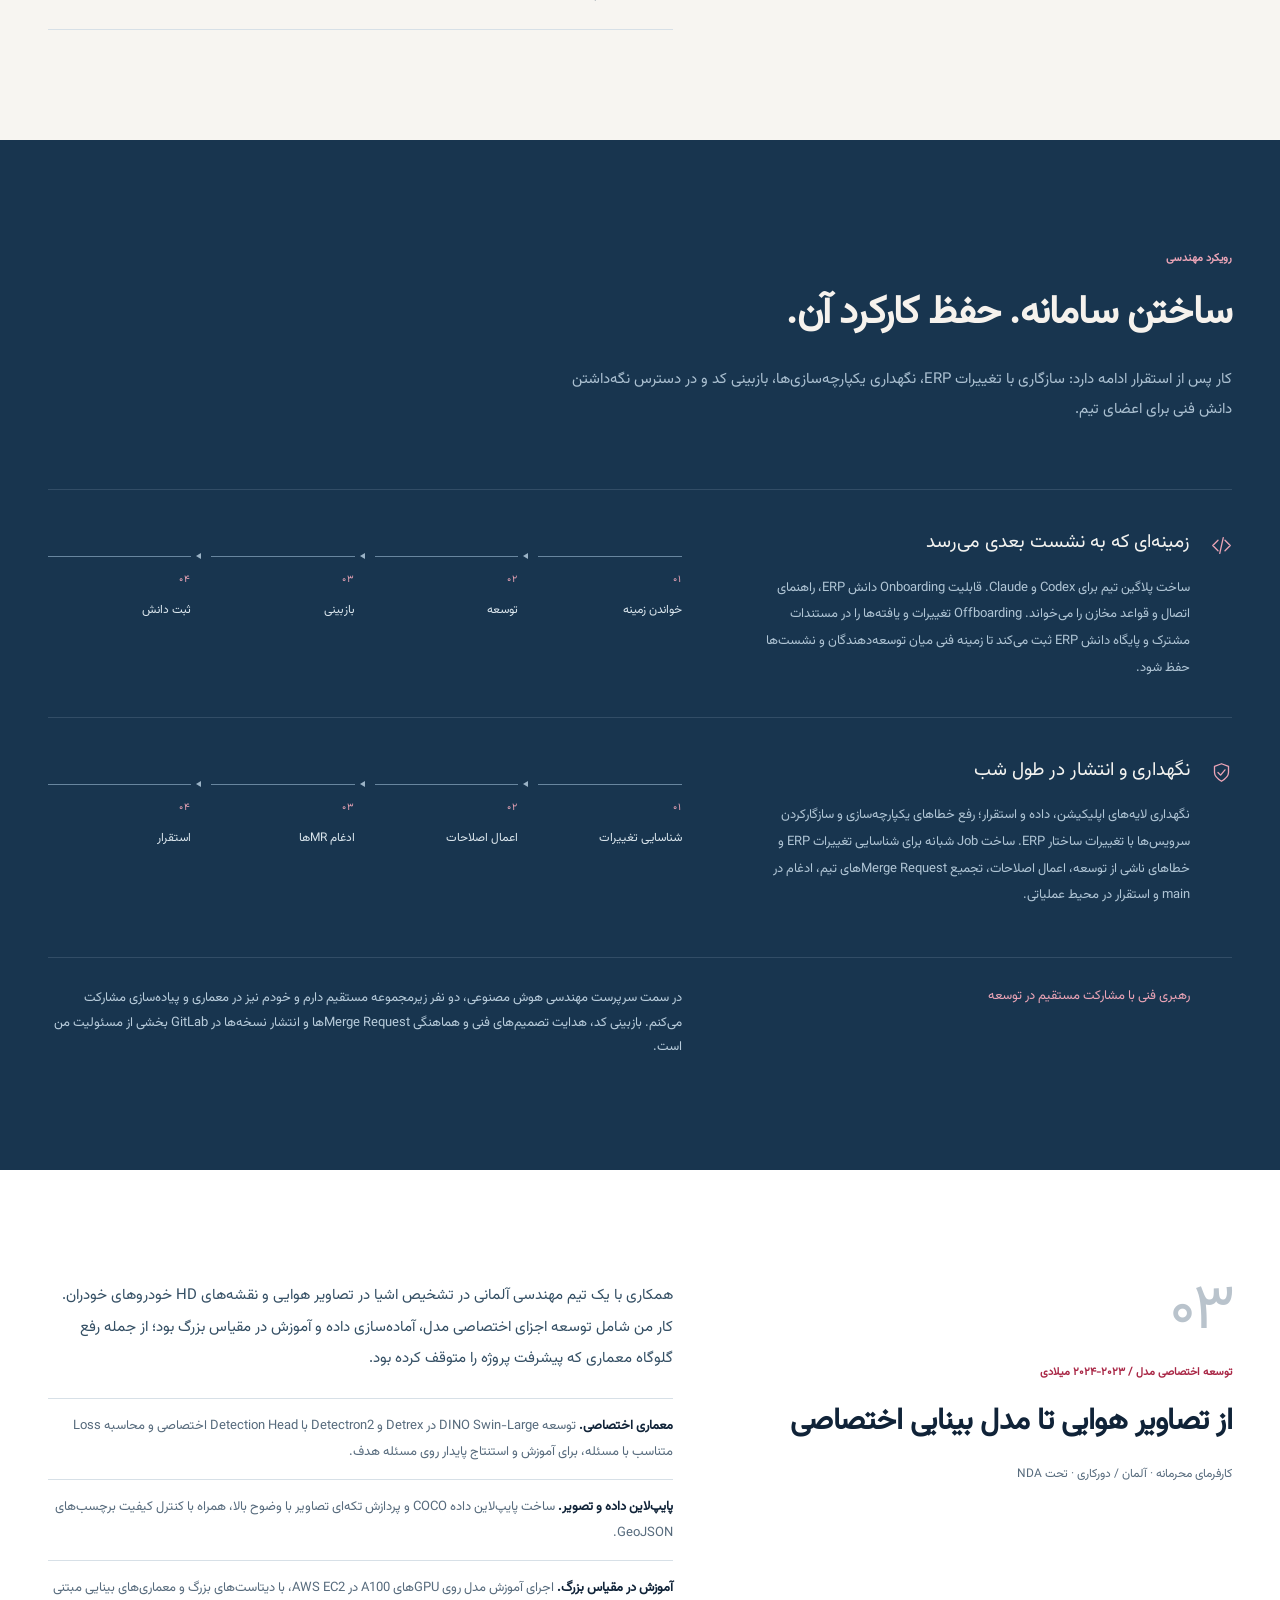
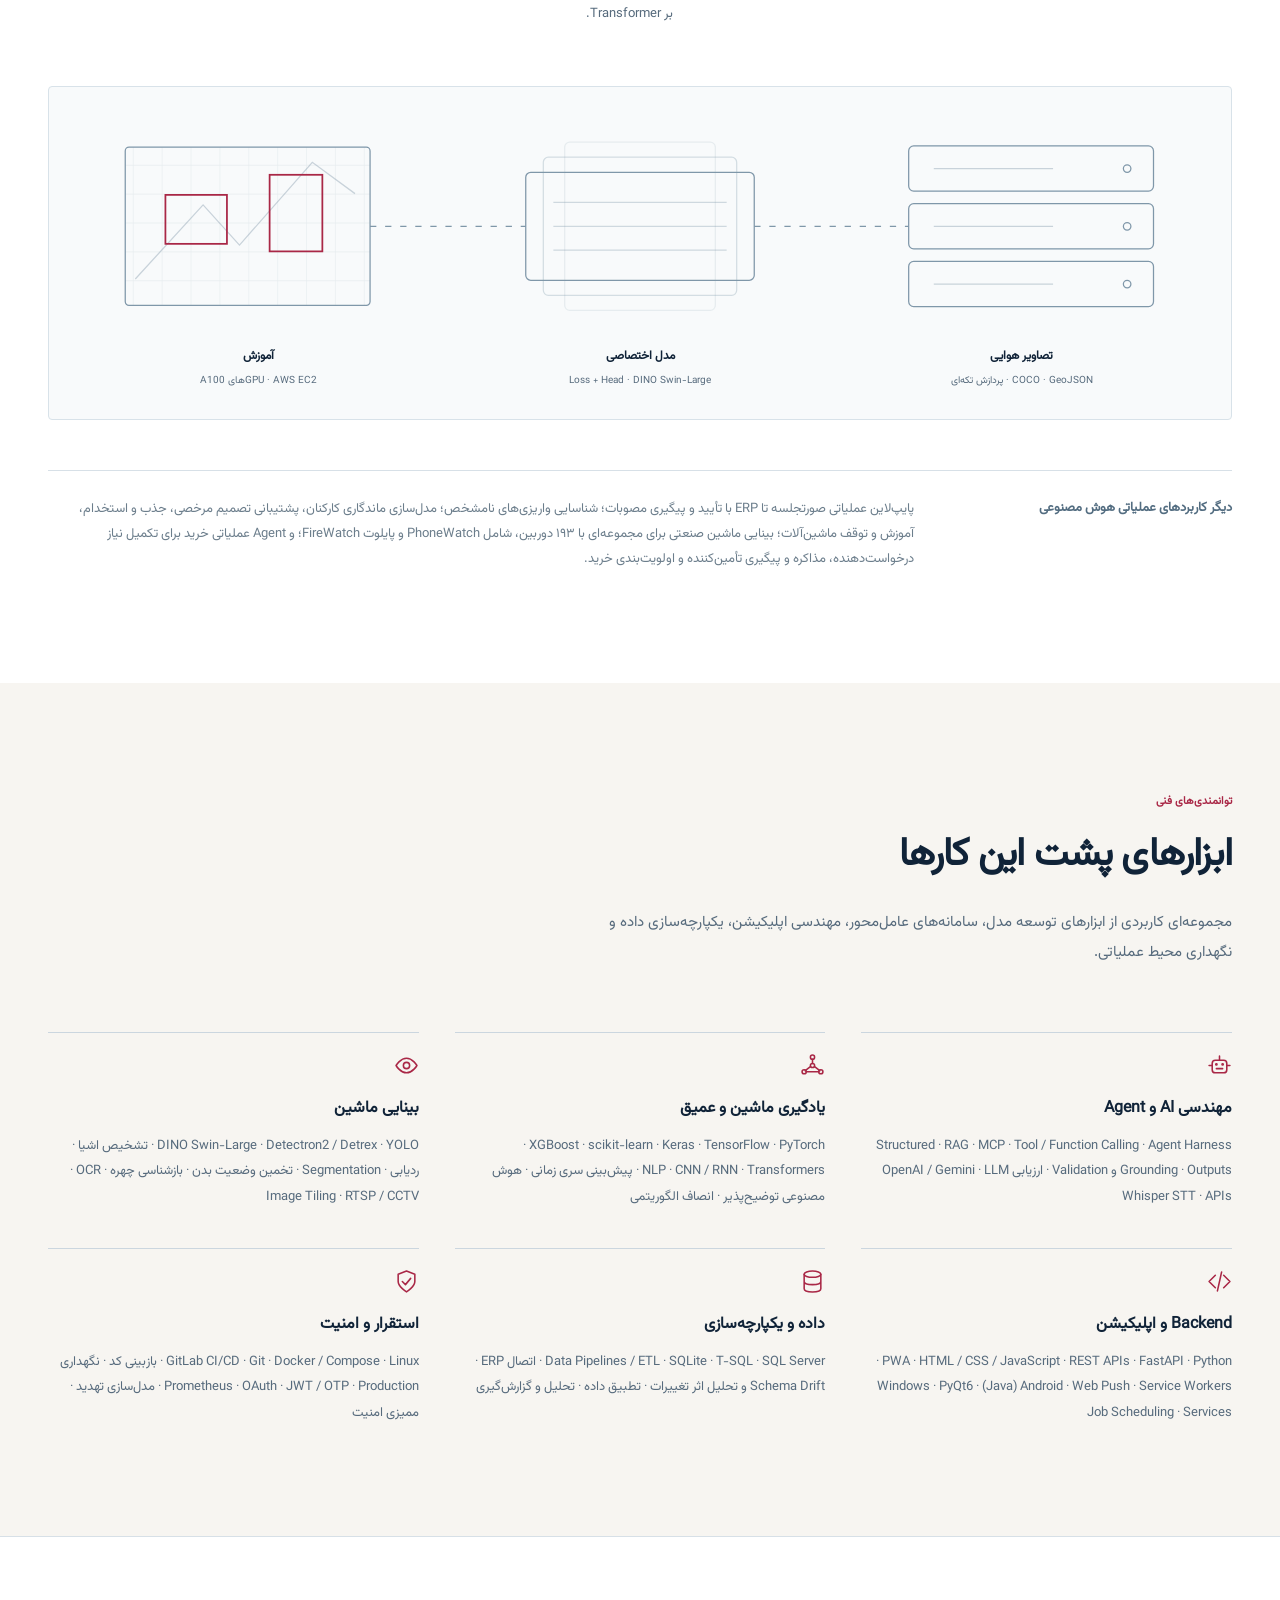
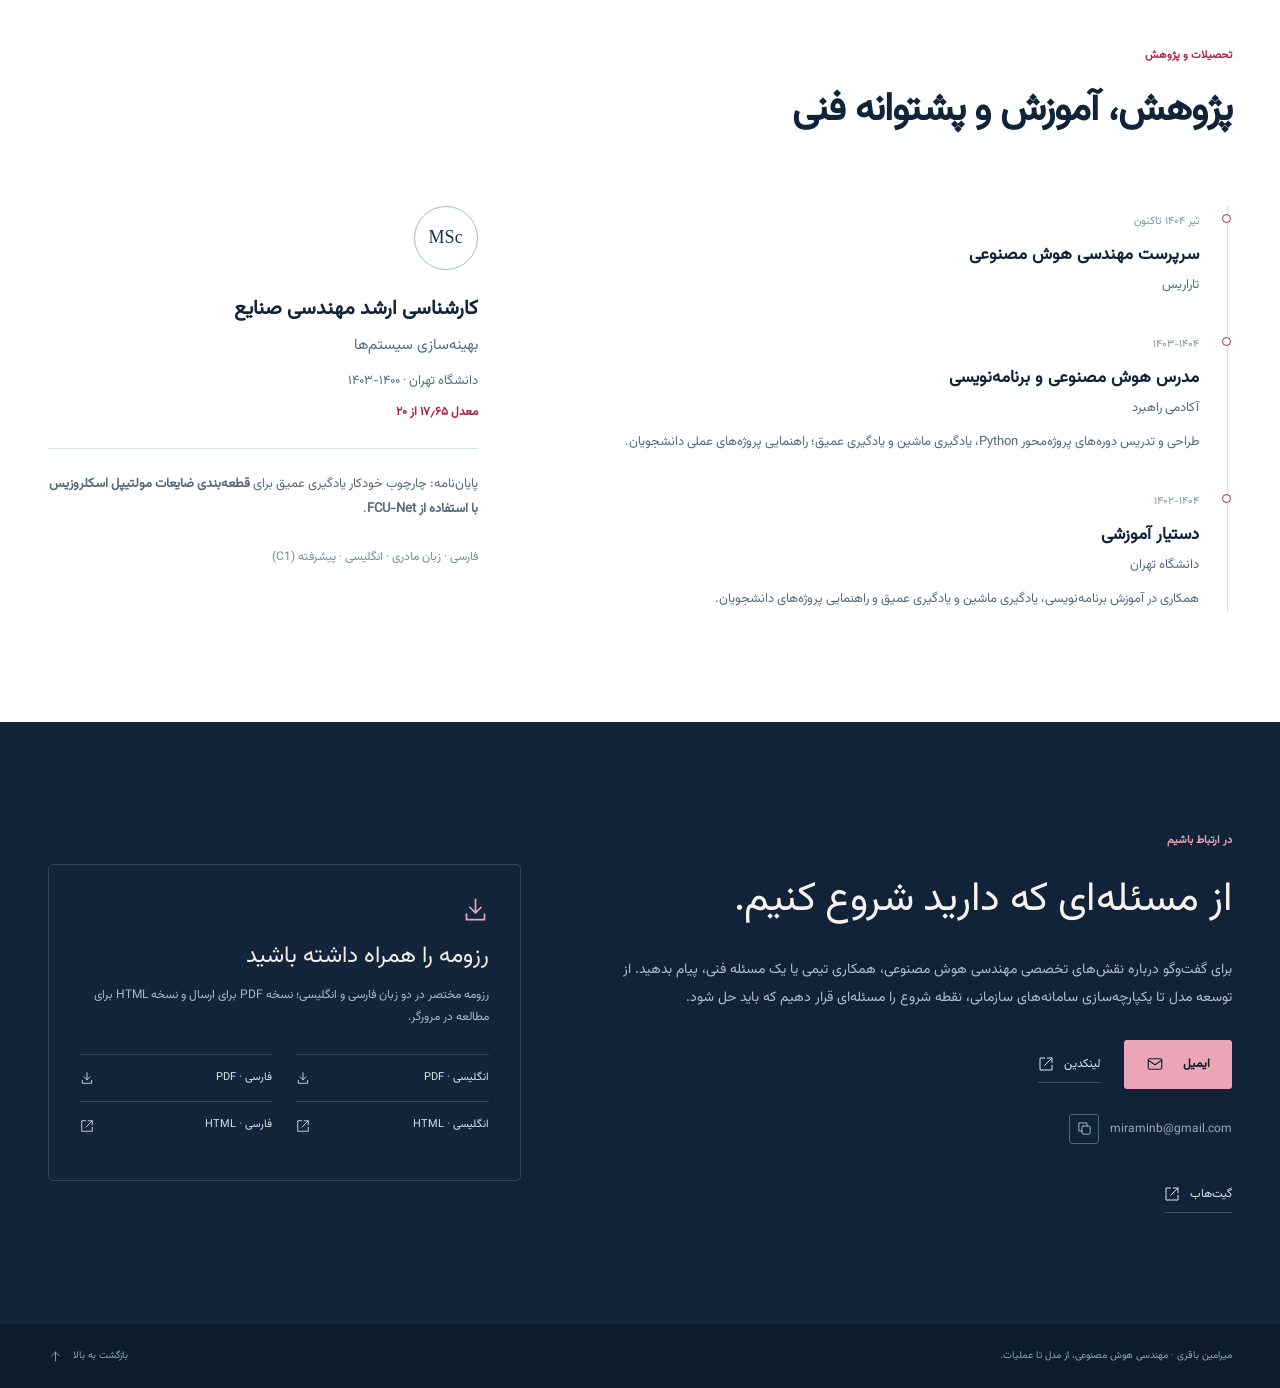
<file: fa.html>
<!doctype html><html lang="fa" dir="rtl"><head><meta charset="utf-8"><meta name="viewport" content="width=device-width,initial-scale=1"><title>میرامین باقری | مهندس ارشد هوش مصنوعی</title><meta name="description" content="من میرامین باقری‌ام؛ مهندس هوش مصنوعی با مشارکت مستقیم در توسعه مدل، معماری پلتفرم‌های سازمانی و نگهداری سامانه‌های عملیاتی. Agentهایی می‌سازم که داده را به کار واقعی متصل می‌کنند و نرم‌افزار و دانش فنی لازم برای نگهداری‌شان را توسعه می‌دهم. کار من ترکیبی از پیاده‌سازی و هدایت فنی است."><meta name="theme-color" content="#102338"><meta property="og:type" content="website"><meta property="og:title" content="میرامین باقری | مهندس ارشد هوش مصنوعی"><meta property="og:description" content="من میرامین باقری‌ام؛ مهندس هوش مصنوعی با مشارکت مستقیم در توسعه مدل، معماری پلتفرم‌های سازمانی و نگهداری سامانه‌های عملیاتی. Agentهایی می‌سازم که داده را به کار واقعی متصل می‌کنند و نرم‌افزار و دانش فنی لازم برای نگهداری‌شان را توسعه می‌دهم. کار من ترکیبی از پیاده‌سازی و هدایت فنی است."><link rel="canonical" href="https://miraminbagheri.github.io/fa.html"><meta property="og:url" content="https://miraminbagheri.github.io/fa.html"><meta property="og:image" content="https://miraminbagheri.github.io/assets/social-card.png"><meta name="twitter:card" content="summary_large_image"><meta property="og:image:width" content="1200"><meta property="og:image:height" content="630"><meta property="og:image:alt" content="Miramin Bagheri — Senior AI Engineer"><meta property="og:locale" content="fa_IR"><link rel="alternate" hreflang="en" href="https://miraminbagheri.github.io/"><link rel="alternate" hreflang="fa" href="https://miraminbagheri.github.io/fa.html"><link rel="icon" href="assets/favicon.svg" type="image/svg+xml"><link rel="stylesheet" href="assets/site.css"><script defer src="assets/site.js"></script><script type="application/ld+json">{"@context": "https://schema.org", "@type": "Person", "name": "Miramin Bagheri", "jobTitle": "Senior AI Engineer", "sameAs": ["https://linkedin.com/in/miraminbagheri", "https://github.com/MiraminBagheri"], "url": "https://miraminbagheri.github.io/"}</script></head><body><a class="skip-link" href="#main">رفتن به محتوای اصلی</a><div id="scroll-progress" aria-hidden="true"></div><header class="site-header"><div class="header-inner"><a class="brand" href="#top"><span class="brand-mark" aria-hidden="true">m<span>.</span></span><span class="brand-name">میرامین باقری</span></a><nav id="navigation" aria-label="ناوبری اصلی"><a href="#work">کارهای منتخب</a><a href="#approach">رویکرد مهندسی</a><a href="#expertise">تخصص‌ها</a><a href="#contact">ارتباط</a></nav><div class="header-actions"><a class="language-switch" href="index.html" lang="en">English</a><a class="nav-download" href="resumes/Miramin_Bagheri_Resume_FA.pdf"><span>دریافت رزومه</span><svg class="icon" aria-hidden="true" viewBox="0 0 24 24" fill="none" stroke="currentColor" stroke-width="1.5" stroke-linecap="round" stroke-linejoin="round"><path d="M12 3v12m-5-5 5 5 5-5M4 16v5h16v-5"/></svg></a><button class="menu-toggle" type="button" aria-controls="navigation" aria-expanded="false" aria-label="منو"><span></span><span></span></button></div></div></header><main id="main"><section class="hero" id="top"><div class="hero-grid container"><div class="hero-copy"><p class="eyebrow">مهندس ارشد هوش مصنوعی</p><h1><span>هوش مصنوعی،</span><span>در خدمت</span><span class="accent">کار واقعی.</span></h1><p class="hero-intro">من میرامین باقری‌ام؛ مهندس هوش مصنوعی با مشارکت مستقیم در توسعه مدل، معماری پلتفرم‌های سازمانی و نگهداری سامانه‌های عملیاتی. <bdi dir="ltr">Agent</bdi>هایی می‌سازم که داده را به کار واقعی متصل می‌کنند و نرم‌افزار و دانش فنی لازم برای نگهداری‌شان را توسعه می‌دهم. کار من ترکیبی از پیاده‌سازی و هدایت فنی است.</p><div class="hero-actions"><a class="button primary" href="#work"><span>دیدن کارهای من</span><svg class="icon" aria-hidden="true" viewBox="0 0 24 24" fill="none" stroke="currentColor" stroke-width="1.5" stroke-linecap="round" stroke-linejoin="round"><path d="M5 12h14M13 6l6 6-6 6"/></svg></a><a class="text-link" href="resumes/Miramin_Bagheri_Resume_FA.pdf"><span>مطالعه رزومه</span><svg class="icon" aria-hidden="true" viewBox="0 0 24 24" fill="none" stroke="currentColor" stroke-width="1.5" stroke-linecap="round" stroke-linejoin="round"><path d="M12 3v12m-5-5 5 5 5-5M4 16v5h16v-5"/></svg></a></div><div class="person"><img src="assets/portrait.png" alt="میرامین باقری" width="600" height="600"><div><strong>میرامین باقری</strong><span>ساکن تهران، ایران</span></div></div></div><div class="hero-system"><div class="system-map" data-active="platform"><div class="map-heading"><span class="map-symbol" aria-hidden="true"><svg class="icon" aria-hidden="true" viewBox="0 0 24 24" fill="none" stroke="currentColor" stroke-width="1.5" stroke-linecap="round" stroke-linejoin="round"><circle cx="12" cy="4" r="2"/><circle cx="4" cy="18" r="2"/><circle cx="20" cy="18" r="2"/><circle cx="12" cy="12" r="2"/><path d="M12 6v4m-2 3-5 4m9-4 5 4M6 18h12"/></svg></span><span>این کارها چگونه به هم متصل‌اند</span><span class="map-corners" aria-hidden="true">⌘</span></div><div class="system-tabs" role="tablist" aria-label="این کارها چگونه به هم متصل‌اند"><button type="button" role="tab" id="tab-platform" data-layer="platform" aria-controls="panel-platform" aria-selected="true" tabindex="0">پلتفرم سازمانی</button><button type="button" role="tab" id="tab-agents" data-layer="agents" aria-controls="panel-agents" aria-selected="false" tabindex="-1"><bdi dir="ltr">Agent</bdi>های عملیاتی</button><button type="button" role="tab" id="tab-knowledge" data-layer="knowledge" aria-controls="panel-knowledge" aria-selected="false" tabindex="-1">دانش مهندسی</button><button type="button" role="tab" id="tab-delivery" data-layer="delivery" aria-controls="panel-delivery" aria-selected="false" tabindex="-1">تحویل عملیاتی</button></div><div class="system-panel" id="panel-platform" data-system-panel="platform" role="tabpanel" aria-labelledby="tab-platform"><div class="diagram diagram-platform"><div class="channel-row"><div><svg class="icon" aria-hidden="true" viewBox="0 0 24 24" fill="none" stroke="currentColor" stroke-width="1.5" stroke-linecap="round" stroke-linejoin="round"><circle cx="12" cy="12" r="9"/><path d="M3 12h18M12 3c6 5 6 13 0 18-6-5-6-13 0-18Z"/></svg><span>وب</span></div><div><svg class="icon" aria-hidden="true" viewBox="0 0 24 24" fill="none" stroke="currentColor" stroke-width="1.5" stroke-linecap="round" stroke-linejoin="round"><rect x="3" y="4" width="18" height="16" rx="2"/><path d="M3 8h18M7 6h.1M10 6h.1"/></svg><span>ویندوز</span></div><div><svg class="icon" aria-hidden="true" viewBox="0 0 24 24" fill="none" stroke="currentColor" stroke-width="1.5" stroke-linecap="round" stroke-linejoin="round"><rect x="6" y="2" width="12" height="20" rx="3"/><path d="M10 5h4M11 19h2"/></svg><span>اندروید</span></div></div><div class="diagram-node focal"><svg class="icon" aria-hidden="true" viewBox="0 0 24 24" fill="none" stroke="currentColor" stroke-width="1.5" stroke-linecap="round" stroke-linejoin="round"><circle cx="12" cy="4" r="2"/><circle cx="4" cy="18" r="2"/><circle cx="20" cy="18" r="2"/><circle cx="12" cy="12" r="2"/><path d="M12 6v4m-2 3-5 4m9-4 5 4M6 18h12"/></svg><strong>پلتفرم سازمانی</strong></div><div class="diagram-node"><svg class="icon" aria-hidden="true" viewBox="0 0 24 24" fill="none" stroke="currentColor" stroke-width="1.5" stroke-linecap="round" stroke-linejoin="round"><ellipse cx="12" cy="5" rx="8" ry="3"/><path d="M4 5v14c0 4 16 4 16 0V5M4 12c0 4 16 4 16 0"/></svg><strong><bdi dir="ltr">ERP</bdi> مبتنی بر <bdi dir="ltr">SQL Server</bdi></strong><small>SQL Server</small></div></div><p class="panel-description">نسخه‌های وب، قابل‌نصب ویندوز و اندروید، کاربران را به خدمات مشترک و داده‌های <bdi dir="ltr">ERP</bdi> موجود متصل می‌کنند.</p></div><div class="system-panel" id="panel-agents" data-system-panel="agents" role="tabpanel" aria-labelledby="tab-agents" hidden><div class="diagram diagram-agents"><p class="diagram-label">دو مسیر دسترسی هوشمند</p><div class="channel-row agent-entrypoints"><div><svg class="icon" aria-hidden="true" viewBox="0 0 24 24" fill="none" stroke="currentColor" stroke-width="1.5" stroke-linecap="round" stroke-linejoin="round"><rect x="3" y="5" width="18" height="14" rx="2"/><path d="m3 7 9 6 9-6"/></svg><strong><bdi dir="ltr">Agent</bdi> در پیام‌رسان</strong><span><bdi dir="ltr">Harness</bdi> اختصاصی · <bdi dir="ltr">OpenAI API</bdi></span></div><div><svg class="icon" aria-hidden="true" viewBox="0 0 24 24" fill="none" stroke="currentColor" stroke-width="1.5" stroke-linecap="round" stroke-linejoin="round"><circle cx="12" cy="4" r="2"/><circle cx="4" cy="18" r="2"/><circle cx="20" cy="18" r="2"/><circle cx="12" cy="12" r="2"/><path d="M12 6v4m-2 3-5 4m9-4 5 4M6 18h12"/></svg><strong>کلاینت متصل به <bdi dir="ltr">MCP</bdi></strong><span>ابزارهای <bdi dir="ltr">ERP</bdi></span></div></div><div class="diagram-node focal"><svg class="icon" aria-hidden="true" viewBox="0 0 24 24" fill="none" stroke="currentColor" stroke-width="1.5" stroke-linecap="round" stroke-linejoin="round"><path d="m12 2 8 3v7c0 5-8 10-8 10S4 17 4 12V5Z"/><path d="m8 12 3 3 5-6"/></svg><strong>گزارش‌گیری و ثبت در <bdi dir="ltr">ERP</bdi></strong><small>در چارچوب مجوزهای کاربر</small></div></div><p class="panel-description"><bdi dir="ltr">Harness</bdi> داخلی و ابزارهای <bdi dir="ltr">MCP</bdi>، درخواست‌های زبان طبیعی را در چارچوب مجوزهای کاربر به گزارش‌گیری و ثبت اطلاعات متصل می‌کنند.</p></div><div class="system-panel" id="panel-knowledge" data-system-panel="knowledge" role="tabpanel" aria-labelledby="tab-knowledge" hidden><div class="diagram diagram-knowledge"><div class="diagram-label"><bdi dir="ltr">Codex / Claude</bdi></div><div class="loop-grid"><div class="loop-step"><span>۰۱</span><strong>خواندن زمینه</strong></div><div class="loop-step"><span>۰۲</span><strong>توسعه</strong></div><div class="loop-step"><span>۰۳</span><strong>بازبینی</strong></div><div class="loop-step"><span>۰۴</span><strong>ثبت دانش</strong></div></div><div class="diagram-caption">دانش مشترک</div></div><p class="panel-description">پلاگین مشترک <bdi dir="ltr">Agent</bdi>های برنامه‌نویسی، دانش <bdi dir="ltr">ERP</bdi> را وارد جریان توسعه می‌کند و یافته‌های جدید را برای توسعه‌دهنده و نشست بعدی ثبت می‌کند.</p></div><div class="system-panel" id="panel-delivery" data-system-panel="delivery" role="tabpanel" aria-labelledby="tab-delivery" hidden><div class="diagram diagram-delivery"><div class="diagram-label"><bdi dir="ltr">GitLab / Production</bdi></div><div class="loop-grid"><div class="loop-step"><span>۰۱</span><strong>شناسایی تغییرات</strong></div><div class="loop-step"><span>۰۲</span><strong>اعمال اصلاحات</strong></div><div class="loop-step"><span>۰۳</span><strong>ادغام <bdi dir="ltr">MR</bdi>ها</strong></div><div class="loop-step"><span>۰۴</span><strong>استقرار</strong></div></div><div class="diagram-caption">نگهداری و انتشار</div></div><p class="panel-description">نگهداری سامانه شامل تغییرات <bdi dir="ltr">ERP</bdi>، اصلاح اپلیکیشن، <bdi dir="ltr">Merge Request</bdi>های تیم و استقرار خودکار شبانه است.</p></div></div><div class="map-foot"><span>نمای مفهومی سامانه · لایه‌ها را بررسی کنید</span><button type="button" id="motion-toggle" aria-pressed="false" data-pause-label="توقف حرکت‌ها" data-play-label="فعال‌کردن حرکت‌ها" data-reduced-label="حرکت محدود"><span data-motion-label>توقف حرکت‌ها</span></button></div></div></div><div class="hero-bottom container"><span class="fine-line"></span><div class="metrics"><div><strong dir="ltr">۶۰۰</strong><span>کاربر سازمانی</span></div><div><strong dir="ltr">۵+</strong><span>سال تجربه</span></div><div><strong dir="ltr">≈۱۰۰</strong><span>پروژه در مجموع سوابق · برآوردی</span></div></div></div></section><section class="work-section section-space" id="work"><div class="container"><header class="section-heading reveal"><p class="eyebrow">کارهای منتخب / تاراریس</p><h2>سامانه‌هایی برای اتصال افراد، داده و کار.</h2><p>کار من در تاراریس، داده‌های سازمانی، خدمات کارکنان و هوش مصنوعی را در یک اپلیکیشن مشترک گرد هم می‌آورد. مسئولیت من از معماری و پیاده‌سازی تا نگهداری مستمر محیط عملیاتی ادامه دارد.</p></header><article class="case platform-case reveal"><div class="case-heading"><span class="case-number" aria-hidden="true">۰۱</span><h3>پلتفرمی سازمانی بر پایه عملیات واقعی</h3><p>توسعه‌دهنده اصلی اپلیکیشنی ماژولار برای ۶۰۰ کاربر سازمانی هستم. این پلتفرم با <bdi dir="ltr">ERP</bdi> موجود مبتنی بر <bdi dir="ltr">SQL Server</bdi> یکپارچه است و از نسخه‌های وب، قابل‌نصب ویندوز و اندروید، در داخل و خارج سازمان پشتیبانی می‌کند.</p><div class="stack-tags"><span>Python</span><span>FastAPI</span><span>SQL Server</span><span>MCP</span></div></div><div class="case-content"><div class="point-list"><div class="point"><h3>یک لایه کاربردی مشترک</h3><p>تجمیع پیام‌رسانی، خدمات کارکنان، تأییدها، فرم‌های عملیاتی و تحلیل داده در یک اپلیکیشن سازمانی.</p></div><div class="point"><h3><bdi dir="ltr">Agent</bdi> درون پیام‌رسان</h3><p>ساخت <bdi dir="ltr">Harness</bdi> اختصاصی مبتنی بر <bdi dir="ltr">OpenAI API</bdi> برای گزارش‌گیری، ثبت اطلاعات در <bdi dir="ltr">ERP</bdi> و اجرای گردش‌کارها از طریق ابزارهای مقید به سطح دسترسی هر کاربر.</p></div><div class="point"><h3>ابزارهای <bdi dir="ltr">ERP</bdi> از طریق <bdi dir="ltr">MCP</bdi></h3><p>مشارکت در توسعه اتصال <bdi dir="ltr">ERP</bdi> به <bdi dir="ltr">MCP</bdi> برای کلاینت‌های مجاز هوش مصنوعی؛ پیاده‌سازی کنترل هویت فراخواننده، فیلترهای حریم خصوصی و راستی‌آزمایی ایستای ایمنی نوشتن.</p></div></div></div></article></div></section><section class="approach-section section-space" id="approach"><div class="container"><header class="section-heading reveal"><p class="eyebrow">رویکرد مهندسی</p><h2>ساختن سامانه. حفظ کارکرد آن.</h2><p>کار پس از استقرار ادامه دارد: سازگاری با تغییرات <bdi dir="ltr">ERP</bdi>، نگهداری یکپارچه‌سازی‌ها، بازبینی کد و در دسترس نگه‌داشتن دانش فنی برای اعضای تیم.</p></header><div class="engineering-lane reveal"><div><span class="lane-mark" aria-hidden="true"><svg class="icon" aria-hidden="true" viewBox="0 0 24 24" fill="none" stroke="currentColor" stroke-width="1.5" stroke-linecap="round" stroke-linejoin="round"><path d="m8 6-6 6 6 6m8-12 6 6-6 6M14 3l-4 18"/></svg></span><h3>زمینه‌ای که به نشست بعدی می‌رسد</h3><p>ساخت پلاگین تیم برای <bdi dir="ltr">Codex</bdi> و <bdi dir="ltr">Claude</bdi>. قابلیت <bdi dir="ltr">Onboarding</bdi> دانش <bdi dir="ltr">ERP</bdi>، راهنمای اتصال و قواعد مخازن را می‌خواند. <bdi dir="ltr">Offboarding</bdi> تغییرات و یافته‌ها را در مستندات مشترک و پایگاه دانش <bdi dir="ltr">ERP</bdi> ثبت می‌کند تا زمینه فنی میان توسعه‌دهندگان و نشست‌ها حفظ شود.</p></div><ol class="process-flow"><li><span class="step-no">۰۱</span><span>خواندن زمینه</span></li><li><span class="step-no">۰۲</span><span>توسعه</span></li><li><span class="step-no">۰۳</span><span>بازبینی</span></li><li><span class="step-no">۰۴</span><span>ثبت دانش</span></li></ol></div><div class="engineering-lane reveal"><div><span class="lane-mark" aria-hidden="true"><svg class="icon" aria-hidden="true" viewBox="0 0 24 24" fill="none" stroke="currentColor" stroke-width="1.5" stroke-linecap="round" stroke-linejoin="round"><path d="m12 2 8 3v7c0 5-8 10-8 10S4 17 4 12V5Z"/><path d="m8 12 3 3 5-6"/></svg></span><h3>نگهداری و انتشار در طول شب</h3><p>نگهداری لایه‌های اپلیکیشن، داده و استقرار؛ رفع خطاهای یکپارچه‌سازی و سازگارکردن سرویس‌ها با تغییرات ساختار <bdi dir="ltr">ERP</bdi>. ساخت <bdi dir="ltr">Job</bdi> شبانه برای شناسایی تغییرات <bdi dir="ltr">ERP</bdi> و خطاهای ناشی از توسعه، اعمال اصلاحات، تجمیع <bdi dir="ltr">Merge Request</bdi>های تیم، ادغام در <bdi dir="ltr">main</bdi> و استقرار در محیط عملیاتی.</p></div><ol class="process-flow"><li><span class="step-no">۰۱</span><span>شناسایی تغییرات</span></li><li><span class="step-no">۰۲</span><span>اعمال اصلاحات</span></li><li><span class="step-no">۰۳</span><span>ادغام <bdi dir="ltr">MR</bdi>ها</span></li><li><span class="step-no">۰۴</span><span>استقرار</span></li></ol></div><div class="leadership-note reveal"><h3>رهبری فنی با مشارکت مستقیم در توسعه</h3><p>در سمت سرپرست مهندسی هوش مصنوعی، دو نفر زیرمجموعه مستقیم دارم و خودم نیز در معماری و پیاده‌سازی مشارکت می‌کنم. بازبینی کد، هدایت تصمیم‌های فنی و هماهنگی <bdi dir="ltr">Merge Request</bdi>ها و انتشار نسخه‌ها در <bdi dir="ltr">GitLab</bdi> بخشی از مسئولیت من است.</p></div></div></section><section class="germany-section section-space" id="germany"><div class="container"><article class="case vision-case reveal"><div class="case-heading"><span class="case-number" aria-hidden="true">۰۳</span><p class="eyebrow">توسعه اختصاصی مدل / ۲۰۲۳-۲۰۲۴ میلادی</p><h2>از تصاویر هوایی تا مدل بینایی اختصاصی</h2><p class="case-context">کارفرمای محرمانه · آلمان / دورکاری · تحت <bdi dir="ltr">NDA</bdi></p></div><div class="case-content"><p class="case-intro">همکاری با یک تیم مهندسی آلمانی در تشخیص اشیا در تصاویر هوایی و نقشه‌های <bdi dir="ltr">HD</bdi> خودروهای خودران. کار من شامل توسعه اجزای اختصاصی مدل، آماده‌سازی داده و آموزش در مقیاس بزرگ بود؛ از جمله رفع گلوگاه معماری که پیشرفت پروژه را متوقف کرده بود.</p><ul class="case-bullets"><li><strong>معماری اختصاصی.</strong> توسعه <bdi dir="ltr">DINO Swin-Large</bdi> در <bdi dir="ltr">Detrex</bdi> و <bdi dir="ltr">Detectron2</bdi> با <bdi dir="ltr">Detection Head</bdi> اختصاصی و محاسبه <bdi dir="ltr">Loss</bdi> متناسب با مسئله، برای آموزش و استنتاج پایدار روی مسئله هدف.</li><li><strong>پایپ‌لاین داده و تصویر.</strong> ساخت پایپ‌لاین داده <bdi dir="ltr">COCO</bdi> و پردازش تکه‌ای تصاویر با وضوح بالا، همراه با کنترل کیفیت برچسب‌های <bdi dir="ltr">GeoJSON</bdi>.</li><li><strong>آموزش در مقیاس بزرگ.</strong> اجرای آموزش مدل روی <bdi dir="ltr">GPU</bdi>های <bdi dir="ltr">A100</bdi> در <bdi dir="ltr">AWS EC2</bdi>، با دیتاست‌های بزرگ و معماری‌های بینایی مبتنی بر <bdi dir="ltr">Transformer</bdi>.</li></ul></div></article><div class="model-architecture reveal"><svg viewBox="0 0 900 190" class="model-sketch" aria-hidden="true" fill="none"><defs><pattern id="tile-grid" width="23" height="23" patternUnits="userSpaceOnUse"><path d="M23 0H0V23" stroke="currentColor" stroke-opacity=".15"/></pattern></defs><path class="signal-path" d="M235 95H359M541 95H664" stroke="currentColor" stroke-dasharray="5 7"/><g stroke="currentColor"><rect x="40" y="32" width="195" height="126" rx="3" fill="url(#tile-grid)"/><path d="M48 137 102 78 131 110 189 44 223 69" opacity=".4"/><rect x="72" y="70" width="49" height="39" class="target-box"/><rect x="155" y="54" width="42" height="61" class="target-box"/><rect x="359" y="52" width="182" height="86" rx="4"/><rect x="373" y="40" width="154" height="110" rx="4" opacity=".3"/><rect x="390" y="28" width="120" height="134" rx="4" opacity=".15"/><path d="M381 76h138m-138 19h138m-138 19h138" opacity=".35"/><rect x="664" y="31" width="195" height="36" rx="4"/><rect x="664" y="77" width="195" height="36" rx="4"/><rect x="664" y="123" width="195" height="36" rx="4"/><path d="M684 49h95m-95 46h95m-95 46h95" opacity=".4"/><circle cx="838" cy="49" r="3"/><circle cx="838" cy="95" r="3"/><circle cx="838" cy="141" r="3"/></g></svg><div class="model-labels"><div><strong>تصاویر هوایی</strong><span><bdi dir="ltr">GeoJSON</bdi> · <bdi dir="ltr">COCO</bdi> · پردازش تکه‌ای</span></div><div><strong>مدل اختصاصی</strong><span><bdi dir="ltr">DINO Swin-Large</bdi> · <bdi dir="ltr">Head</bdi> + <bdi dir="ltr">Loss</bdi></span></div><div><strong>آموزش</strong><span><bdi dir="ltr">AWS EC2</bdi> · <bdi dir="ltr">GPU</bdi>های <bdi dir="ltr">A100</bdi></span></div></div></div><aside class="portfolio-note reveal"><h3>دیگر کاربردهای عملیاتی هوش مصنوعی</h3><p>پایپ‌لاین عملیاتی صورتجلسه تا <bdi dir="ltr">ERP</bdi> با تأیید و پیگیری مصوبات؛ شناسایی واریزی‌های نامشخص؛ مدل‌سازی ماندگاری کارکنان، پشتیبانی تصمیم مرخصی، جذب و استخدام، آموزش و توقف ماشین‌آلات؛ بینایی ماشین صنعتی برای مجموعه‌ای با ۱۹۳ دوربین، شامل <bdi dir="ltr">PhoneWatch</bdi> و پایلوت <bdi dir="ltr">FireWatch</bdi>؛ و <bdi dir="ltr">Agent</bdi> عملیاتی خرید برای تکمیل نیاز درخواست‌دهنده، مذاکره و پیگیری تأمین‌کننده و اولویت‌بندی خرید.</p></aside></div></section><section class="expertise-section section-space" id="expertise"><div class="container"><header class="section-heading reveal"><p class="eyebrow">توانمندی‌های فنی</p><h2>ابزارهای پشت این کارها</h2><p>مجموعه‌ای کاربردی از ابزارهای توسعه مدل، سامانه‌های عامل‌محور، مهندسی اپلیکیشن، یکپارچه‌سازی داده و نگهداری محیط عملیاتی.</p></header><div class="skills-grid"><article class="skill reveal"><svg class="icon" aria-hidden="true" viewBox="0 0 24 24" fill="none" stroke="currentColor" stroke-width="1.5" stroke-linecap="round" stroke-linejoin="round"><rect x="5" y="7" width="14" height="12" rx="3"/><path d="M12 3v4M2 12h3m14 0h3M9 15h6"/><circle cx="9" cy="11" r=".6"/><circle cx="15" cy="11" r=".6"/></svg><h3>مهندسی <bdi dir="ltr">AI</bdi> و <bdi dir="ltr">Agent</bdi></h3><p><bdi dir="ltr">Agent Harness</bdi> · <bdi dir="ltr">Tool / Function Calling</bdi> · <bdi dir="ltr">MCP</bdi> · <bdi dir="ltr">RAG</bdi> · <bdi dir="ltr">Structured Outputs</bdi> · <bdi dir="ltr">Grounding</bdi> و <bdi dir="ltr">Validation</bdi> · ارزیابی <bdi dir="ltr">LLM</bdi> · <bdi dir="ltr">OpenAI / Gemini APIs</bdi> · <bdi dir="ltr">Whisper STT</bdi></p></article><article class="skill reveal"><svg class="icon" aria-hidden="true" viewBox="0 0 24 24" fill="none" stroke="currentColor" stroke-width="1.5" stroke-linecap="round" stroke-linejoin="round"><circle cx="12" cy="4" r="2"/><circle cx="4" cy="18" r="2"/><circle cx="20" cy="18" r="2"/><circle cx="12" cy="12" r="2"/><path d="M12 6v4m-2 3-5 4m9-4 5 4M6 18h12"/></svg><h3>یادگیری ماشین و عمیق</h3><p><bdi dir="ltr">PyTorch</bdi> · <bdi dir="ltr">TensorFlow</bdi> · <bdi dir="ltr">Keras</bdi> · <bdi dir="ltr">scikit-learn</bdi> · <bdi dir="ltr">XGBoost</bdi> · <bdi dir="ltr">Transformers</bdi> · <bdi dir="ltr">CNN / RNN</bdi> · <bdi dir="ltr">NLP</bdi> · پیش‌بینی سری زمانی · هوش مصنوعی توضیح‌پذیر · انصاف الگوریتمی</p></article><article class="skill reveal"><svg class="icon" aria-hidden="true" viewBox="0 0 24 24" fill="none" stroke="currentColor" stroke-width="1.5" stroke-linecap="round" stroke-linejoin="round"><path d="M2 12s4-7 10-7 10 7 10 7-4 7-10 7S2 12 2 12Z"/><circle cx="12" cy="12" r="3"/></svg><h3>بینایی ماشین</h3><p><bdi dir="ltr">YOLO</bdi> · <bdi dir="ltr">Detectron2 / Detrex</bdi> · <bdi dir="ltr">DINO Swin-Large</bdi> · تشخیص اشیا · ردیابی · <bdi dir="ltr">Segmentation</bdi> · تخمین وضعیت بدن · بازشناسی چهره · <bdi dir="ltr">OCR</bdi> · <bdi dir="ltr">RTSP / CCTV</bdi> · <bdi dir="ltr">Image Tiling</bdi></p></article><article class="skill reveal"><svg class="icon" aria-hidden="true" viewBox="0 0 24 24" fill="none" stroke="currentColor" stroke-width="1.5" stroke-linecap="round" stroke-linejoin="round"><path d="m8 6-6 6 6 6m8-12 6 6-6 6M14 3l-4 18"/></svg><h3><bdi dir="ltr">Backend</bdi> و اپلیکیشن</h3><p><bdi dir="ltr">Python</bdi> · <bdi dir="ltr">FastAPI</bdi> · <bdi dir="ltr">REST APIs</bdi> · <bdi dir="ltr">HTML / CSS / JavaScript</bdi> · <bdi dir="ltr">PWA</bdi> · <bdi dir="ltr">Service Workers</bdi> · <bdi dir="ltr">Web Push</bdi> · <bdi dir="ltr">Android</bdi> (<bdi dir="ltr">Java</bdi>) · <bdi dir="ltr">PyQt6</bdi> · <bdi dir="ltr">Windows Services</bdi> · <bdi dir="ltr">Job Scheduling</bdi></p></article><article class="skill reveal"><svg class="icon" aria-hidden="true" viewBox="0 0 24 24" fill="none" stroke="currentColor" stroke-width="1.5" stroke-linecap="round" stroke-linejoin="round"><ellipse cx="12" cy="5" rx="8" ry="3"/><path d="M4 5v14c0 4 16 4 16 0V5M4 12c0 4 16 4 16 0"/></svg><h3>داده و یکپارچه‌سازی</h3><p><bdi dir="ltr">SQL Server</bdi> · <bdi dir="ltr">T-SQL</bdi> · <bdi dir="ltr">SQLite</bdi> · <bdi dir="ltr">Data Pipelines / ETL</bdi> · اتصال <bdi dir="ltr">ERP</bdi> · <bdi dir="ltr">Schema Drift</bdi> و تحلیل اثر تغییرات · تطبیق داده · تحلیل و گزارش‌گیری</p></article><article class="skill reveal"><svg class="icon" aria-hidden="true" viewBox="0 0 24 24" fill="none" stroke="currentColor" stroke-width="1.5" stroke-linecap="round" stroke-linejoin="round"><path d="m12 2 8 3v7c0 5-8 10-8 10S4 17 4 12V5Z"/><path d="m8 12 3 3 5-6"/></svg><h3>استقرار و امنیت</h3><p><bdi dir="ltr">Linux</bdi> · <bdi dir="ltr">Docker / Compose</bdi> · <bdi dir="ltr">Git</bdi> · <bdi dir="ltr">GitLab CI/CD</bdi> · بازبینی کد · نگهداری <bdi dir="ltr">Production</bdi> · <bdi dir="ltr">JWT / OTP</bdi> · <bdi dir="ltr">OAuth</bdi> · <bdi dir="ltr">Prometheus</bdi> · مدل‌سازی تهدید · ممیزی امنیت</p></article></div></div></section><section class="background-section section-space" id="background"><div class="container"><header class="section-heading reveal"><p class="eyebrow">تحصیلات و پژوهش</p><h2>پژوهش، آموزش و پشتوانه فنی</h2></header><div class="background-grid"><div class="experience-timeline reveal"><article><span class="date">تیر ۱۴۰۴ تاکنون</span><h3>سرپرست مهندسی هوش مصنوعی</h3><p>تاراریس</p></article><article><span class="date">۱۴۰۳-۱۴۰۴</span><h3>مدرس هوش مصنوعی و برنامه‌نویسی</h3><p>آکادمی راهبرد</p><p class="timeline-body">طراحی و تدریس دوره‌های پروژه‌محور <bdi dir="ltr">Python</bdi>، یادگیری ماشین و یادگیری عمیق؛ راهنمایی پروژه‌های عملی دانشجویان.</p></article><article><span class="date">۱۴۰۲-۱۴۰۴</span><h3>دستیار آموزشی</h3><p>دانشگاه تهران</p><p class="timeline-body">همکاری در آموزش برنامه‌نویسی، یادگیری ماشین و یادگیری عمیق و راهنمایی پروژه‌های دانشجویان.</p></article></div><div class="education-block reveal"><span class="degree-mark" aria-hidden="true">MSc</span><h3>کارشناسی ارشد مهندسی صنایع</h3><p class="specialty">بهینه‌سازی سیستم‌ها</p><p>دانشگاه تهران · ۱۴۰۰-۱۴۰۳</p><p class="gpa">معدل ۱۷٫۶۵ از ۲۰</p><div class="thesis"><p>پایان‌نامه: چارچوب خودکار یادگیری عمیق برای <strong>قطعه‌بندی ضایعات مولتیپل اسکلروزیس با استفاده از <bdi dir="ltr">FCU-Net</bdi></strong>.</p></div><p class="languages">فارسی · زبان مادری · انگلیسی · پیشرفته (<bdi dir="ltr">C1</bdi>)</p></div></div></div></section><section class="contact-section section-space" id="contact"><div class="container contact-grid"><div class="contact-copy reveal"><p class="eyebrow">در ارتباط باشیم</p><h2>از مسئله‌ای که دارید شروع کنیم.</h2><p>برای گفت‌وگو درباره نقش‌های تخصصی مهندسی هوش مصنوعی، همکاری تیمی یا یک مسئله فنی، پیام بدهید. از توسعه مدل تا یکپارچه‌سازی سامانه‌های سازمانی، نقطه شروع را مسئله‌ای قرار دهیم که باید حل شود.</p><div class="contact-actions"><a class="button primary" href="mailto:miraminb@gmail.com"><span>ایمیل</span><svg class="icon" aria-hidden="true" viewBox="0 0 24 24" fill="none" stroke="currentColor" stroke-width="1.5" stroke-linecap="round" stroke-linejoin="round"><rect x="3" y="5" width="18" height="14" rx="2"/><path d="m3 7 9 6 9-6"/></svg></a><a class="text-link" href="https://linkedin.com/in/miraminbagheri"><span>لینکدین</span><svg class="icon" aria-hidden="true" viewBox="0 0 24 24" fill="none" stroke="currentColor" stroke-width="1.5" stroke-linecap="round" stroke-linejoin="round"><path d="M14 3h7v7m0-7L10 14M10 3H3v18h18v-7"/></svg></a></div><div class="email-copy"><span dir="ltr">miraminb@gmail.com</span><button type="button" data-copy-email data-email="miraminb@gmail.com" data-copied="ایمیل کپی شد" data-failed="کپی خودکار ممکن نیست؛ نشانی ایمیل را انتخاب و کپی کنید." aria-label="کپی نشانی ایمیل"><svg class="icon" aria-hidden="true" viewBox="0 0 24 24" fill="none" stroke="currentColor" stroke-width="1.5" stroke-linecap="round" stroke-linejoin="round"><rect x="8" y="8" width="13" height="13" rx="2"/><path d="M16 8V3H3v13h5"/></svg></button><span id="copy-status" role="status" aria-live="polite"></span></div><a class="text-link github-link" href="https://github.com/MiraminBagheri"><span>گیت‌هاب</span><svg class="icon" aria-hidden="true" viewBox="0 0 24 24" fill="none" stroke="currentColor" stroke-width="1.5" stroke-linecap="round" stroke-linejoin="round"><path d="M14 3h7v7m0-7L10 14M10 3H3v18h18v-7"/></svg></a></div><aside class="download-panel reveal"><span class="download-mark" aria-hidden="true"><svg class="icon" aria-hidden="true" viewBox="0 0 24 24" fill="none" stroke="currentColor" stroke-width="1.5" stroke-linecap="round" stroke-linejoin="round"><path d="M12 3v12m-5-5 5 5 5-5M4 16v5h16v-5"/></svg></span><h3>رزومه را همراه داشته باشید</h3><p>رزومه مختصر در دو زبان فارسی و انگلیسی؛ نسخه <bdi dir="ltr">PDF</bdi> برای ارسال و نسخه <bdi dir="ltr">HTML</bdi> برای مطالعه در مرورگر.</p><div class="download-links"><a class="download-item" href="resumes/Miramin_Bagheri_Resume_EN.pdf"><span>انگلیسی · <bdi dir="ltr">PDF</bdi></span><svg class="icon" aria-hidden="true" viewBox="0 0 24 24" fill="none" stroke="currentColor" stroke-width="1.5" stroke-linecap="round" stroke-linejoin="round"><path d="M12 3v12m-5-5 5 5 5-5M4 16v5h16v-5"/></svg></a><a class="download-item" href="resumes/Miramin_Bagheri_Resume_FA.pdf"><span>فارسی · <bdi dir="ltr">PDF</bdi></span><svg class="icon" aria-hidden="true" viewBox="0 0 24 24" fill="none" stroke="currentColor" stroke-width="1.5" stroke-linecap="round" stroke-linejoin="round"><path d="M12 3v12m-5-5 5 5 5-5M4 16v5h16v-5"/></svg></a><a class="download-item" href="resumes/Miramin_Bagheri_Resume_EN.html"><span>انگلیسی · <bdi dir="ltr">HTML</bdi></span><svg class="icon" aria-hidden="true" viewBox="0 0 24 24" fill="none" stroke="currentColor" stroke-width="1.5" stroke-linecap="round" stroke-linejoin="round"><path d="M14 3h7v7m0-7L10 14M10 3H3v18h18v-7"/></svg></a><a class="download-item" href="resumes/Miramin_Bagheri_Resume_FA.html"><span>فارسی · <bdi dir="ltr">HTML</bdi></span><svg class="icon" aria-hidden="true" viewBox="0 0 24 24" fill="none" stroke="currentColor" stroke-width="1.5" stroke-linecap="round" stroke-linejoin="round"><path d="M14 3h7v7m0-7L10 14M10 3H3v18h18v-7"/></svg></a></div></aside></div></section></main><footer class="site-footer"><div class="container"><span>میرامین باقری · مهندسی هوش مصنوعی، از مدل تا عملیات.</span><a class="back-top" href="#top"><span>بازگشت به بالا</span><svg class="icon" aria-hidden="true" viewBox="0 0 24 24" fill="none" stroke="currentColor" stroke-width="1.5" stroke-linecap="round" stroke-linejoin="round"><path d="M5 12h14M13 6l6 6-6 6"/></svg></a></div></footer></body></html>
</file>
<file: assets/site.css>
@font-face{font-family:Vazirmatn;src:url('Vazirmatn-Regular.ttf') format('truetype');font-weight:400;font-display:swap}
:root{--night:#102338;--deep:#0c1c2d;--navy:#18354f;--paper:#f7f5f1;--white:#fff;--ink:#20384d;--muted:#576b7d;--line:#d7e0e7;--rose:#eca5b7;--red:#a92746;--header:78px}
*{box-sizing:border-box}html{scroll-behavior:smooth;scroll-padding-top:100px}body{margin:0;font-family:'Segoe UI',Vazirmatn,sans-serif;background:var(--paper);color:var(--ink);line-height:1.7;-webkit-font-smoothing:antialiased}h1,h2,h3,p,ul,ol{margin:0}a{color:inherit;text-decoration:none}button{font:inherit;cursor:pointer}button:disabled{cursor:default}button,a{-webkit-tap-highlight-color:transparent}img{max-width:100%;display:block}strong{font-weight:700}bdi{unicode-bidi:isolate}button:focus-visible,a:focus-visible,summary:focus-visible{outline:3px solid #da6c89;outline-offset:5px;border-radius:3px}::selection{background:#e9b7c5;color:var(--night)}[hidden]{display:none!important}.container{width:min(1240px,calc(100% - 96px));margin-inline:auto}.section-space{padding:110px 0}.icon{width:21px;height:21px;flex:none;vertical-align:middle}.eyebrow{font-size:11px;font-weight:700;letter-spacing:2px;text-transform:uppercase;line-height:1.7;color:var(--red)}.skip-link{position:fixed;inset-inline-start:20px;top:-80px;background:white;color:var(--night);padding:12px 20px;z-index:100}.skip-link:focus{top:10px}#scroll-progress{position:fixed;inset:0 0 auto;height:2px;background:var(--rose);transform:scaleX(0);transform-origin:left;z-index:70;pointer-events:none}html[dir=rtl] #scroll-progress{transform-origin:right}
.site-header{height:var(--header);position:sticky;top:0;z-index:50;background:#102338f5;color:#edf1f4;border-bottom:1px solid #ffffff13;backdrop-filter:blur(16px)}.header-inner{height:100%;width:min(1344px,calc(100% - 64px));margin:auto;display:flex;align-items:center;justify-content:space-between;gap:26px}.brand{display:flex;align-items:center;gap:13px;white-space:nowrap}.brand-mark{font-size:38px;font-weight:800;letter-spacing:-5px;line-height:1;display:block;padding-inline-end:4px}.brand-mark>span{color:var(--rose)}.brand-name{font-size:13px;font-weight:600;letter-spacing:.1px}#navigation{display:flex;gap:26px;align-items:center;font-size:12px;color:#bdccda}#navigation a{position:relative;padding:8px 0;transition:color .2s}#navigation a:after{content:'';position:absolute;bottom:2px;inset-inline-start:0;width:0;height:1px;background:var(--rose);transition:width .2s}#navigation a:hover,#navigation a.is-active{color:white}#navigation a.is-active:after{width:18px}.header-actions{display:flex;align-items:center;gap:20px;font-size:12px}.language-switch{color:#dde6ed}.nav-download{display:flex;gap:9px;align-items:center;border:1px solid #ffffff2b;padding:9px 13px;border-radius:3px}.nav-download:hover{background:#ffffff0b}.nav-download .icon{width:15px;height:15px}.menu-toggle{display:none;border:0;background:transparent;width:34px;height:34px;color:white;padding:7px}.menu-toggle span{display:block;height:1px;background:currentColor;margin:6px 0;transition:transform .2s}.menu-toggle[aria-expanded=true] span:first-child{transform:translateY(3.5px) rotate(45deg)}.menu-toggle[aria-expanded=true] span:last-child{transform:translateY(-3.5px) rotate(-45deg)}
.hero{position:relative;overflow:clip;background:var(--night);color:#f6f2ed;padding:80px 0 0}.hero:before{content:'';position:absolute;inset:0;pointer-events:none;opacity:.45;background:radial-gradient(ellipse at 85% 20%,#34597655,transparent 54%),linear-gradient(110deg,transparent 60%,#0000000b 60%)}.hero-grid{position:relative;display:grid;grid-template-columns:1.05fr 1fr;gap:75px;align-items:center}.hero-copy .eyebrow{color:var(--rose);margin-bottom:22px;display:flex;align-items:center;gap:12px}.hero-copy .eyebrow:before{content:'';width:28px;height:1px;background:currentColor}.hero h1{font-size:clamp(48px,5.1vw,73px);font-weight:650;line-height:1.06;letter-spacing:-3.7px}.hero h1>span{display:block}.hero h1 .accent{color:var(--rose)}.hero-intro{font-size:16px;line-height:1.8;max-width:520px;color:#bacbd9;margin-top:27px}.hero-actions{display:flex;align-items:center;gap:25px;margin-top:29px}.button{display:inline-flex;align-items:center;justify-content:center;gap:19px;min-height:49px;padding:12px 22px;border-radius:3px;font-size:13px;font-weight:650;transition:background .2s,transform .2s}.button.primary{background:var(--rose);color:var(--deep)}.button.primary:hover{background:#f3c1cf;transform:translateY(-2px)}.button .icon{width:18px;height:18px}.text-link{display:inline-flex;gap:10px;align-items:center;font-size:13px;border-bottom:1px solid #ffffff30;padding:7px 0;color:#dbe6ef}.text-link .icon{width:16px;height:16px}.text-link:hover{color:var(--rose)}.person{display:flex;align-items:center;gap:13px;margin-top:34px}.person img{width:48px;height:48px;border-radius:50%;object-fit:cover}.person strong{display:block;font-size:13px;font-weight:600}.person span{display:block;font-size:11px;color:#9eb3c5;margin-top:2px}.hero-system{min-width:0;transform:translateY(5px)}.system-map{--pointer-x:0px;--pointer-y:0px;position:relative;border:1px solid #708ba13a;border-radius:8px;background:linear-gradient(145deg,#203d5666,#11283b99);box-shadow:0 30px 70px #00000025,0 0 0 10px #ffffff05;transform:translate(var(--pointer-x),var(--pointer-y));transition:transform .35s ease;min-width:0}.map-heading{display:flex;align-items:center;gap:11px;padding:16px 20px;border-bottom:1px solid #ffffff12;font-size:10px;color:#adc4d5;letter-spacing:1.6px;text-transform:uppercase}.map-symbol{color:var(--rose)}.map-symbol .icon{width:17px;height:17px}.map-corners{margin-inline-start:auto;color:#718b9f;font-size:18px}.system-tabs{display:grid;grid-template-columns:repeat(4,1fr);padding:13px 16px 0;gap:4px}.system-tabs button{border:1px solid transparent;color:#a4b9c9;background:transparent;font-size:10.5px;line-height:1.5;padding:8px 4px;border-radius:3px;transition:background .2s,color .2s}.system-tabs button[aria-selected=true]{background:#ffffff0c;border-color:#ffffff1c;color:#f5e9ed}.system-tabs button:hover{background:#ffffff08;color:white}.system-panel{padding:16px 25px 20px}.diagram{min-height:308px;display:flex;flex-direction:column;justify-content:center;gap:34px;position:relative;background-image:radial-gradient(#7893a12b .65px,transparent .65px);background-size:15px 15px;padding:20px 8px}.diagram-node{position:relative;display:flex;align-items:center;justify-content:center;gap:10px;flex-wrap:wrap;padding:15px 13px;min-height:57px;border:1px solid #7a92a335;background:#142c42;border-radius:5px;color:#dce8f0;font-size:12px;text-align:center;z-index:1}.diagram-node .icon{width:18px;height:18px;color:#9bb8cb}.diagram-node strong{font-weight:550}.diagram-node small{width:100%;display:block;font-size:10px;color:#92aabc;line-height:1.3}.diagram-node.focal{border-color:#cb80925c;background:#233448;box-shadow:0 0 34px #d9809620}.diagram-node.focal .icon{color:var(--rose)}.diagram-node:not(:last-child):after,.channel-row:after{content:'';position:absolute;top:calc(100% + 1px);left:50%;height:33px;width:1px;background:linear-gradient(to bottom,#789bad88 60%,#efabc0 60%,#efabc0 78%,#789bad88 78%);background-size:1px 50px;z-index:-1}.channel-row{position:relative;display:grid;grid-template-columns:repeat(3,1fr);gap:12px}.channel-row>div{border:1px solid #56738b60;background:#183249;display:flex;flex-direction:column;gap:6px;align-items:center;justify-content:center;border-radius:4px;padding:12px 3px;font-size:10px;color:#d1e1eb}.channel-row .icon{color:#97b5ca;width:20px;height:20px}.diagram-agents{gap:24px;padding-block:8px}.diagram-agents .diagram-node:not(:last-child):after{height:23px}.panel-description{min-height:52px;border-top:1px solid #ffffff0d;padding-top:14px;margin-top:8px;font-size:11.2px;line-height:1.8;color:#b5c8d6}.diagram-label{text-align:center;font-size:10px;letter-spacing:1.3px;color:#bdd1dd}.loop-grid{display:grid;grid-template-columns:1fr 1fr;gap:15px}.loop-step{border:1px solid #7893aa3d;background:#183249;padding:17px 14px;border-radius:4px}.loop-step span{display:block;color:var(--rose);font-size:10px;letter-spacing:1px;margin-bottom:5px}.loop-step strong{font-weight:500;font-size:12px;color:#e2eaf0}.diagram-caption{font-size:11px;color:#9db7ca;text-align:center}.diagram-knowledge,.diagram-delivery{gap:20px;padding:10px 3px}.map-foot{display:flex;justify-content:space-between;align-items:flex-start;gap:15px;color:#829eb3;font-size:9.5px;line-height:1.7;margin-top:17px}.map-foot>span{max-width:70%}#motion-toggle{border:0;border-bottom:1px solid #829eb34a;background:transparent;color:#b4c7d6;padding:0 0 2px;font-size:9.5px;white-space:nowrap}.hero-bottom{position:relative;padding-top:58px;margin-top:12px}.fine-line{display:block;width:100%;height:1px;background:#829bb231}.metrics{display:grid;grid-template-columns:repeat(3,1fr);padding:30px 0 32px;gap:26px}.metrics>div{display:flex;align-items:center;gap:20px;padding-inline-start:30px;border-inline-start:1px solid #ffffff1b}.metrics>div:first-child{padding-inline-start:0;border:0}.metrics strong{font-size:40px;font-weight:550;line-height:1;letter-spacing:-1px;color:#f0ece6;font-variant-numeric:tabular-nums}.metrics span{font-size:12px;color:#9eb6c8;max-width:170px;line-height:1.5}
.section-heading{max-width:750px;margin-bottom:64px}.section-heading .eyebrow{margin-bottom:14px}.section-heading h2{font-size:clamp(33px,3.5vw,48px);line-height:1.18;font-weight:600;letter-spacing:-1.7px;color:var(--night);max-width:850px}.section-heading>p:last-child:not(.eyebrow){font-size:16px;color:var(--muted);line-height:1.8;margin-top:20px;max-width:660px}.case{display:grid;grid-template-columns:.9fr 1.2fr;gap:90px}.case-heading{position:relative}.case-number{display:block;font-size:64px;font-weight:400;letter-spacing:-3px;line-height:1;color:#adbdc9;margin-bottom:20px}.case-heading h3,.case-heading h2{font-size:33px;line-height:1.25;letter-spacing:-1px;font-weight:600;color:var(--night)}.case-heading>p:not(.eyebrow){font-size:15px;line-height:1.9;color:var(--muted);margin-top:18px}.stack-tags{display:flex;flex-wrap:wrap;gap:7px;margin-top:24px;direction:ltr;justify-content:flex-start}.stack-tags span{font-size:10px;color:#566d7f;padding:5px 10px;border:1px solid #ccd7df;border-radius:2px}.point{padding:22px 0;border-top:1px solid var(--line)}.point:last-child{border-bottom:1px solid var(--line)}.point h3{font-size:16px;font-weight:650;line-height:1.5;color:var(--night);margin-bottom:8px}.point p{font-size:15px;line-height:1.85;color:var(--muted)}
.approach-section{background:var(--navy);color:#d5e2eb;position:relative;overflow:clip}.approach-section .eyebrow{color:var(--rose)}.approach-section .section-heading{max-width:870px}.approach-section h2{color:#f6f2ed}.approach-section .section-heading>p:last-child{color:#abc0d1}.engineering-lane{display:grid;grid-template-columns:.9fr 1.2fr;gap:75px;align-items:center;padding:36px 0;border-top:1px solid #b3c6d82a}.engineering-lane>div{position:relative;padding-inline-start:42px}.lane-mark{position:absolute;inset-inline-start:0;top:5px;color:var(--rose)}.engineering-lane h3{font-size:20px;line-height:1.4;color:#f3f3f0;font-weight:550;margin-bottom:14px}.engineering-lane p{font-size:14px;line-height:1.85;color:#b0c5d5}.process-flow{display:grid;grid-template-columns:repeat(4,1fr);gap:20px;list-style:none;padding:0}.process-flow li{position:relative;min-width:0;border-top:1px solid #68869f;padding-top:14px;min-height:95px}.process-flow li:not(:last-child):after{content:'';position:absolute;inset-inline-end:-15px;top:-4px;border-block:3px solid transparent;border-inline-start:5px solid #9bb3c6}.step-no{display:block;color:var(--rose);font-size:10px;letter-spacing:1px;margin-bottom:10px}.process-flow li>span:last-child{display:block;font-size:12px;line-height:1.7;color:#dbe6ed}.leadership-note{display:grid;grid-template-columns:.9fr 1.2fr;gap:75px;align-items:start;border-top:1px solid #b3c6d82a;padding-top:28px;margin-top:12px}.leadership-note h3{font-size:13px;line-height:1.6;font-weight:550;color:var(--rose);padding-inline-start:42px}.leadership-note p{font-size:13px;line-height:1.9;color:#b8ccdb}
.germany-section{background:#fff}.germany-section .case-number{color:#b9c3cc}.case-heading .eyebrow{margin-bottom:14px}.case-context{font-size:12px!important;line-height:1.7!important}.case-intro{font-size:17px;line-height:1.9;color:#344f64}.case-bullets{padding:0;list-style:none;margin-top:23px}.case-bullets li{border-top:1px solid var(--line);padding:14px 0;font-size:14px;line-height:1.9;color:var(--muted)}.case-bullets li strong{color:var(--night);font-weight:650}.model-architecture{margin-top:45px;border:1px solid #d8e2e9;border-radius:4px;padding:20px 26px 28px;background:#f8fafb;color:#637f95}.model-sketch{width:100%;height:auto;display:block;color:#7f97a9}.model-sketch .target-box{stroke:var(--red);stroke-width:1.4}.model-labels{display:grid;grid-template-columns:repeat(3,1fr);gap:35px;text-align:center;padding:0 10px}.model-labels strong{display:block;color:var(--night);font-size:13px;font-weight:650}.model-labels span{display:block;font-size:11px;color:var(--muted);margin-top:5px}.portfolio-note{display:grid;grid-template-columns:.65fr 2fr;gap:36px;border-top:1px solid var(--line);margin-top:50px;padding-top:26px}.portfolio-note h3{font-size:13px;line-height:1.7;color:#536d81;font-weight:600}.portfolio-note p{font-size:13px;line-height:1.95;color:#6c7e8c}
.expertise-section{background:var(--paper)}.skills-grid{display:grid;grid-template-columns:repeat(3,1fr);gap:38px 36px}.skill{padding-top:20px;border-top:1px solid #cbd6df;min-width:0}.skill>.icon{color:var(--red);width:25px;height:25px;margin-bottom:19px}.skill h3{font-size:16px;font-weight:650;line-height:1.5;margin-bottom:13px;color:var(--night)}.skill p{font-size:13px;line-height:1.95;color:var(--muted)}
.background-section{background:white;border-top:1px solid var(--line)}.background-grid{display:grid;grid-template-columns:1.2fr .8fr;gap:110px}.experience-timeline{border-inline-start:1px solid var(--line);margin-inline-start:4px;padding-inline-start:28px}.experience-timeline article{position:relative;margin-bottom:32px}.experience-timeline article:last-child{margin-bottom:0}.experience-timeline article:before{content:'';position:absolute;width:7px;height:7px;border:1px solid var(--red);border-radius:50%;background:white;inset-inline-start:-32px;top:8px}.date{font-size:11px;color:#8293a2}.experience-timeline h3{font-size:18px;color:var(--night);font-weight:600;line-height:1.5;margin-top:7px}.experience-timeline p{font-size:13px;color:var(--muted);margin-top:5px}.experience-timeline .timeline-body{font-size:13px;line-height:1.85;margin-top:10px}.degree-mark{display:inline-flex;align-items:center;justify-content:center;width:64px;height:64px;border:1px solid #a7bac9;border-radius:50%;font-size:18px;font-family:Georgia,serif;color:var(--navy);margin-bottom:24px}.education-block h3{font-size:21px;line-height:1.5;font-weight:600;color:var(--night)}.education-block p{font-size:13px;color:var(--muted);line-height:1.9;margin-top:8px}.education-block .specialty{font-size:15px}.education-block .gpa{color:var(--red);font-weight:600;font-size:12px}.thesis{border-top:1px solid var(--line);margin-top:24px;padding-top:15px}.education-block .languages{font-size:12px;color:#7a8b99;margin-top:25px}
.contact-section{background:var(--night);color:#e5edf2;position:relative}.contact-grid{display:grid;grid-template-columns:1.1fr .85fr;gap:100px;align-items:center}.contact-copy .eyebrow{color:var(--rose);margin-bottom:18px}.contact-copy h2{font-size:48px;line-height:1.2;font-weight:550;letter-spacing:-1.5px;color:#f8f2ec}.contact-copy>p:not(.eyebrow){font-size:15px;color:#a9bfd0;line-height:1.9;margin-top:22px}.contact-actions{display:flex;align-items:center;flex-wrap:wrap;gap:24px;margin-top:28px}.email-copy{display:flex;gap:11px;align-items:center;flex-wrap:wrap;margin-top:25px;font-size:12px;color:#96aec0}.email-copy button{display:inline-flex;align-items:center;justify-content:center;width:30px;height:30px;background:transparent;border:1px solid #4e687b;border-radius:3px;color:#a9c0d0}.email-copy .icon{width:15px;height:15px}#copy-status{font-size:10px;color:var(--rose);flex-basis:100%;min-height:17px}.github-link{margin-top:4px;font-size:12px}.download-panel{padding:31px;border:1px solid #7f9aad44;border-radius:5px;background:#ffffff03}.download-mark{display:block;color:var(--rose);margin-bottom:15px}.download-mark .icon{width:27px;height:27px}.download-panel h3{font-size:23px;font-weight:550;color:#f5eee8;line-height:1.4}.download-panel>p{font-size:12px;color:#a3bbcd;line-height:1.9;margin-top:11px}.download-links{display:grid;grid-template-columns:1fr 1fr;gap:0 24px;margin-top:25px}.download-item{display:flex;align-items:center;justify-content:space-between;gap:9px;padding:13px 0;border-top:1px solid #ffffff24;font-size:11px;color:#d8e4ed}.download-item:hover{color:var(--rose)}.download-item .icon{width:14px;height:14px}.site-footer{background:var(--deep);color:#8ca6bb;font-size:10px;border-top:1px solid #ffffff0e;padding:23px 0}.site-footer>.container{display:flex;align-items:center;justify-content:space-between;gap:20px}.back-top{display:inline-flex;gap:10px;align-items:center}.back-top .icon{width:15px;height:15px;transform:rotate(-90deg)}
.reveal{opacity:1;transform:none}.motion-enabled .reveal{transition:opacity .65s ease,transform .65s cubic-bezier(.22,.7,.25,1)}.motion-enabled .reveal:not(.is-visible){opacity:0;transform:translateY(22px)}.motion-enabled .diagram-node:not(:last-child):after,.motion-enabled .channel-row:after{animation:flow-line 4s linear infinite}.motion-enabled .signal-path{animation:signal 6s linear infinite}.motion-paused *{animation-play-state:paused!important}.motion-paused .system-map{transform:none!important}.motion-paused .reveal{opacity:1!important;transform:none!important;transition:none!important}@keyframes flow-line{to{background-position:0 50px}}@keyframes signal{to{stroke-dashoffset:-120}}
html[lang=fa] body{font-family:Vazirmatn,'Segoe UI',sans-serif;line-height:1.85}html[lang=fa] .eyebrow,html[lang=fa] .map-heading,html[lang=fa] .diagram-label{letter-spacing:0}html[lang=fa] .brand-name{font-size:13px}html[lang=fa] .brand-mark{font-family:'Segoe UI',sans-serif;direction:ltr}html[lang=fa] .hero h1{font-size:clamp(41px,4.6vw,64px);line-height:1.35;letter-spacing:-1.4px;font-weight:700}html[lang=fa] .hero-intro{font-size:15px;line-height:2.05;margin-top:22px}html[lang=fa] .hero-copy .eyebrow{font-size:12px;margin-bottom:16px}html[lang=fa] .button{font-size:12px}html[lang=fa] .text-link{font-size:12px}html[lang=fa] .section-heading h2{font-size:39px;line-height:1.6;letter-spacing:-.8px}html[lang=fa] .section-heading>p:last-child:not(.eyebrow){font-size:15px;line-height:2}html[lang=fa] .case-heading h3,html[lang=fa] .case-heading h2{font-size:30px;line-height:1.65;letter-spacing:-.5px}html[lang=fa] .case-heading>p:not(.eyebrow){font-size:14px;line-height:2}html[lang=fa] .point h3{font-size:15px}html[lang=fa] .point p{font-size:14px;line-height:2}html[lang=fa] .engineering-lane h3{font-size:19px;line-height:1.8}html[lang=fa] .engineering-lane p{font-size:13px;line-height:2.05}html[lang=fa] .case-intro{font-size:15px;line-height:2.1}html[lang=fa] .case-bullets li{font-size:13px;line-height:2}html[lang=fa] .contact-copy h2{font-size:41px;line-height:1.6;letter-spacing:-.6px}html[lang=fa] .contact-copy>p:not(.eyebrow){font-size:14px;line-height:2}html[lang=fa] .skills p{line-height:2}html[lang=fa] .metrics strong{font-size:43px}html[lang=fa] .system-tabs button{font-size:11px}html[lang=fa] .panel-description{font-size:11px;line-height:1.9}html[lang=fa] .diagram-node{font-size:12px}html[lang=fa] .map-foot{font-size:9px}html[lang=fa] .model-labels strong{font-size:12px}html[lang=fa] .model-labels span{font-size:10px}html[lang=fa] .skills h3{font-size:15px}html[lang=fa] .experience-timeline h3{font-size:17px}html[lang=fa] .education-block h3{font-size:20px}html[dir=rtl] .button .icon:not([data-fixed]),html[dir=rtl] .back-top .icon{transform:scaleX(-1)}html[dir=rtl] .button .icon[viewBox]{transform:none}html[dir=rtl] .back-top .icon{transform:rotate(-90deg)}
@media(min-width:1500px){.hero{padding-top:95px}.hero-grid{gap:100px}.hero-bottom{padding-top:68px}}
@media(max-width:1150px){.container{width:calc(100% - 64px)}.header-inner{gap:20px}.brand-name{font-size:12px}#navigation{gap:18px}.header-actions{gap:14px}.hero-grid{gap:40px;grid-template-columns:1fr 1fr}.hero h1{font-size:57px;letter-spacing:-2.7px}.hero-intro{font-size:15px}.system-panel{padding-inline:18px}.case{gap:55px}.engineering-lane,.leadership-note{gap:45px}.background-grid{gap:65px}.contact-grid{gap:55px}.case-heading h3,.case-heading h2{font-size:30px}.contact-copy h2{font-size:42px}.skills-grid{gap:32px 27px}html[lang=fa] .hero h1{font-size:49px}html[lang=fa] .hero-intro{font-size:14px}.download-panel{padding:25px}}
@media(max-width:900px){:root{--header:70px}.container{width:calc(100% - 48px)}.header-inner{width:calc(100% - 40px)}.menu-toggle{display:block}.brand-name{font-size:13px}#navigation{display:none;position:absolute;inset:70px 20px auto;background:#172e45;border:1px solid #4c65795c;padding:17px 23px;box-shadow:0 16px 30px #0003;border-radius:4px}#navigation.is-open{display:flex;flex-direction:column;align-items:stretch;gap:6px}#navigation a{padding:10px 0;font-size:14px}.header-actions{gap:17px}.hero{padding-top:55px}.hero-grid{gap:45px;grid-template-columns:1fr 1fr}.hero h1{font-size:45px;letter-spacing:-2px}.hero-intro{font-size:14px}.hero-actions{gap:18px;flex-wrap:wrap}.hero-actions .button{font-size:12px;padding:12px 17px}.hero-actions .text-link{font-size:12px}.system-tabs{padding:10px 10px 0;gap:2px}.system-tabs button{font-size:9px}.system-panel{padding:12px 15px 17px}.diagram{min-height:275px;padding:12px 0;gap:27px}.diagram-node:not(:last-child):after,.channel-row:after{height:26px}.diagram-node{font-size:10.5px;padding:12px 8px}.channel-row{gap:7px}.channel-row>div{font-size:9px}.panel-description{font-size:10px}.diagram-knowledge,.diagram-delivery{gap:17px}.loop-step{padding:13px 10px}.loop-step strong{font-size:10.5px}.map-heading{padding:13px 14px;font-size:9px;letter-spacing:.9px}.map-foot{display:block}.map-foot>span{display:block;max-width:none;margin-bottom:6px}.person{margin-top:26px}.hero-bottom{padding-top:40px}.metrics strong{font-size:34px}.metrics span{font-size:11px}.metrics>div{padding-inline-start:20px;gap:14px}.section-space{padding:80px 0}.section-heading{margin-bottom:44px}.section-heading h2{font-size:38px}.case{gap:40px}.case-heading h3,.case-heading h2{font-size:27px}.case-number{font-size:52px}.point p{font-size:14px}.engineering-lane,.leadership-note{grid-template-columns:1fr;gap:27px}.process-flow{padding-inline-start:42px}.leadership-note p{padding-inline-start:42px}.skills-grid{grid-template-columns:1fr 1fr;gap:35px}.contact-grid{grid-template-columns:1fr 1fr;gap:36px}.contact-copy h2{font-size:35px}.download-panel{padding:22px}.download-panel h3{font-size:21px}.download-links{gap:0 15px}.download-item{font-size:10px}.background-grid{gap:45px}html[lang=fa] .hero h1{font-size:39px}html[lang=fa] .hero-intro{font-size:13px}html[lang=fa] .system-tabs button{font-size:9.5px}html[lang=fa] .section-heading h2{font-size:34px}html[lang=fa] .case-heading h3,html[lang=fa] .case-heading h2{font-size:26px}html[lang=fa] .contact-copy h2{font-size:33px}}
@media(max-width:680px){.container{width:calc(100% - 40px)}.header-inner{width:calc(100% - 32px);gap:10px}.brand{gap:9px}.brand-mark{font-size:34px}.brand-name{font-size:11px}.header-actions{gap:12px}.nav-download{padding:7px 9px;gap:6px;font-size:10px}.nav-download .icon{width:13px;height:13px}.language-switch{font-size:11px}.menu-toggle{width:28px;padding:4px}.hero{padding-top:45px}.hero-grid{grid-template-columns:1fr;gap:42px}.hero h1{font-size:clamp(43px,10vw,64px);line-height:1.1;letter-spacing:-2.5px}.hero-copy .eyebrow{font-size:10px;margin-bottom:20px}.hero-intro{font-size:14px;line-height:1.85;margin-top:23px;max-width:100%}.hero-actions{margin-top:24px;gap:23px}.hero-actions .button{padding:12px 19px}.person{margin-top:27px}.hero-system{width:min(100%,500px);margin:auto;transform:none}.map-heading{font-size:9.5px;padding:15px 17px}.system-tabs{padding-inline:12px}.system-tabs button{font-size:10.3px;padding:9px 3px}.system-panel{padding:13px 22px 18px}.diagram{min-height:285px;padding:15px 0;gap:29px}.diagram-node{font-size:12px;min-height:53px}.diagram-node:not(:last-child):after,.channel-row:after{height:28px}.channel-row>div{font-size:10px}.panel-description{font-size:11px;min-height:50px}.loop-step strong{font-size:12px}.map-foot{display:flex;gap:16px;font-size:9px}.map-foot>span{max-width:72%;margin:0}.hero-bottom{padding-top:35px;margin-top:0}.metrics{padding:25px 0;gap:12px}.metrics>div{flex-direction:column;align-items:flex-start;gap:9px;padding-inline-start:15px}.metrics strong{font-size:30px;letter-spacing:-.5px}.metrics span{font-size:10px;line-height:1.6;max-width:100px}.section-space{padding:65px 0}.section-heading{margin-bottom:36px}.section-heading .eyebrow{font-size:9.5px;letter-spacing:1.6px}.section-heading h2{font-size:34px;line-height:1.25;letter-spacing:-1.2px}.section-heading>p:last-child:not(.eyebrow){font-size:14px;line-height:1.9;margin-top:16px}.case{grid-template-columns:1fr;gap:30px}.case-number{font-size:48px;margin-bottom:17px}.case-heading h3,.case-heading h2{font-size:29px}.case-heading>p:not(.eyebrow){font-size:14px;line-height:1.9;margin-top:14px}.stack-tags{margin-top:18px}.point{padding:20px 0}.point h3{font-size:15px}.point p{font-size:14px;line-height:1.9}.engineering-lane{padding:27px 0;gap:28px}.engineering-lane>div{padding-inline-start:34px}.engineering-lane h3{font-size:19px;line-height:1.5}.engineering-lane p{font-size:13px}.process-flow{padding-inline-start:0;gap:16px}.process-flow li>span:last-child{font-size:10px;line-height:1.7}.process-flow li{min-height:88px}.leadership-note{gap:14px;padding-top:22px;margin-top:4px}.leadership-note h3,.leadership-note p{padding-inline-start:0}.leadership-note p{font-size:12px;line-height:1.95}.case-intro{font-size:15px;line-height:1.9}.case-bullets li{font-size:13px}.model-architecture{margin-top:31px;padding:12px 13px 22px}.model-labels{gap:14px;padding:0;grid-template-columns:1fr}.model-labels>div{padding-top:12px;border-top:1px solid #dce4eb}.model-labels strong{font-size:12px}.model-labels span{font-size:10px}.model-sketch{margin-bottom:7px}.portfolio-note{grid-template-columns:1fr;gap:11px;margin-top:32px;padding-top:22px}.portfolio-note h3{font-size:12px}.portfolio-note p{font-size:12px;line-height:2}.skills-grid{gap:29px 24px}.skill>.icon{width:23px;height:23px;margin-bottom:15px}.skill h3{font-size:14px}.skill p{font-size:11.5px;line-height:1.95}.background-grid{grid-template-columns:1fr;gap:42px}.experience-timeline h3{font-size:17px}.experience-timeline p,.experience-timeline .timeline-body{font-size:12px}.education-block{border-top:1px solid var(--line);padding-top:31px}.degree-mark{margin-bottom:18px}.education-block h3{font-size:20px}.contact-grid{grid-template-columns:1fr;gap:36px}.contact-copy h2{font-size:38px}.contact-copy>p:not(.eyebrow){font-size:14px}.contact-actions{gap:20px}.download-panel{padding:24px}.download-item{font-size:12px}.download-links{gap:0 24px}.site-footer{font-size:9px;padding:21px 0}.site-footer>.container{gap:18px;align-items:flex-start}.site-footer>.container>span{max-width:72%}html[lang=fa] .hero h1{font-size:clamp(35px,9vw,50px);line-height:1.4;letter-spacing:-1px}html[lang=fa] .hero-intro{font-size:13px;line-height:2.05}html[lang=fa] .hero-copy .eyebrow{font-size:11px}html[lang=fa] .brand-name{font-size:11px}html[lang=fa] .system-tabs button{font-size:10px}html[lang=fa] .section-heading h2{font-size:29px;line-height:1.7}html[lang=fa] .section-heading>p:last-child:not(.eyebrow){font-size:13px}html[lang=fa] .case-heading h3,html[lang=fa] .case-heading h2{font-size:26px;line-height:1.7}html[lang=fa] .point h3{font-size:14px}html[lang=fa] .point p{font-size:13px}html[lang=fa] .engineering-lane h3{font-size:17px}html[lang=fa] .engineering-lane p{font-size:12px}html[lang=fa] .case-intro{font-size:14px}html[lang=fa] .case-bullets li{font-size:12px}html[lang=fa] .skills h3{font-size:13px}html[lang=fa] .skills p{font-size:11.5px}html[lang=fa] .contact-copy h2{font-size:31px}html[lang=fa] .contact-copy>p:not(.eyebrow){font-size:13px}html[lang=fa] .metrics strong{font-size:32px}}
@media(max-width:370px){.brand-name{max-width:80px;white-space:normal;font-size:10px;line-height:1.4}.header-actions{gap:9px}.nav-download{padding:7px}.nav-download .icon{display:none}.hero h1{font-size:43px}.hero-actions{gap:18px}.system-panel{padding-inline:15px}.system-tabs button{font-size:9px}.map-heading{font-size:8.8px}.skills-grid{grid-template-columns:1fr}.skill p{font-size:12px}.metrics>div{padding-inline-start:10px}.metrics span{font-size:9px}.download-links{gap:0 20px}html[lang=fa] .hero h1{font-size:34px}html[lang=fa] .brand-name{font-size:10px}html[lang=fa] .system-tabs button{font-size:9px}}
@media(prefers-reduced-motion:reduce){html{scroll-behavior:auto}*,*:before,*:after{animation:none!important;transition:none!important}.reveal{opacity:1!important;transform:none!important}.system-map{transform:none!important}}
@media print{.site-header,#scroll-progress,.hero-system,.hero-actions,.contact-actions,.email-copy,.site-footer{display:none}.container{width:100%}.hero,.approach-section,.contact-section{background:white;color:var(--ink)}.hero{padding-top:0}.hero h1,.section-heading h2,.approach-section h2,.contact-copy h2{color:var(--ink)}.hero-grid,.case,.background-grid,.contact-grid{grid-template-columns:1fr}.section-space{padding:25px 0}.reveal{opacity:1!important;transform:none!important}.hero-intro,.approach-section p,.contact-copy p{color:var(--muted)}.system-map{box-shadow:none}.download-panel{display:none}}
/* Separate conceptual entry points; no shared internal gateway is implied. */
.agent-entrypoints{grid-template-columns:repeat(2,minmax(0,1fr));gap:12px}.agent-entrypoints>div{min-height:106px;padding:14px 9px;gap:7px}.agent-entrypoints strong{font-size:11px;line-height:1.6;font-weight:550}.agent-entrypoints span{font-size:9px;line-height:1.6;color:#9db7ca}
.diagram-agents .channel-row:after{height:23px}
</file>
